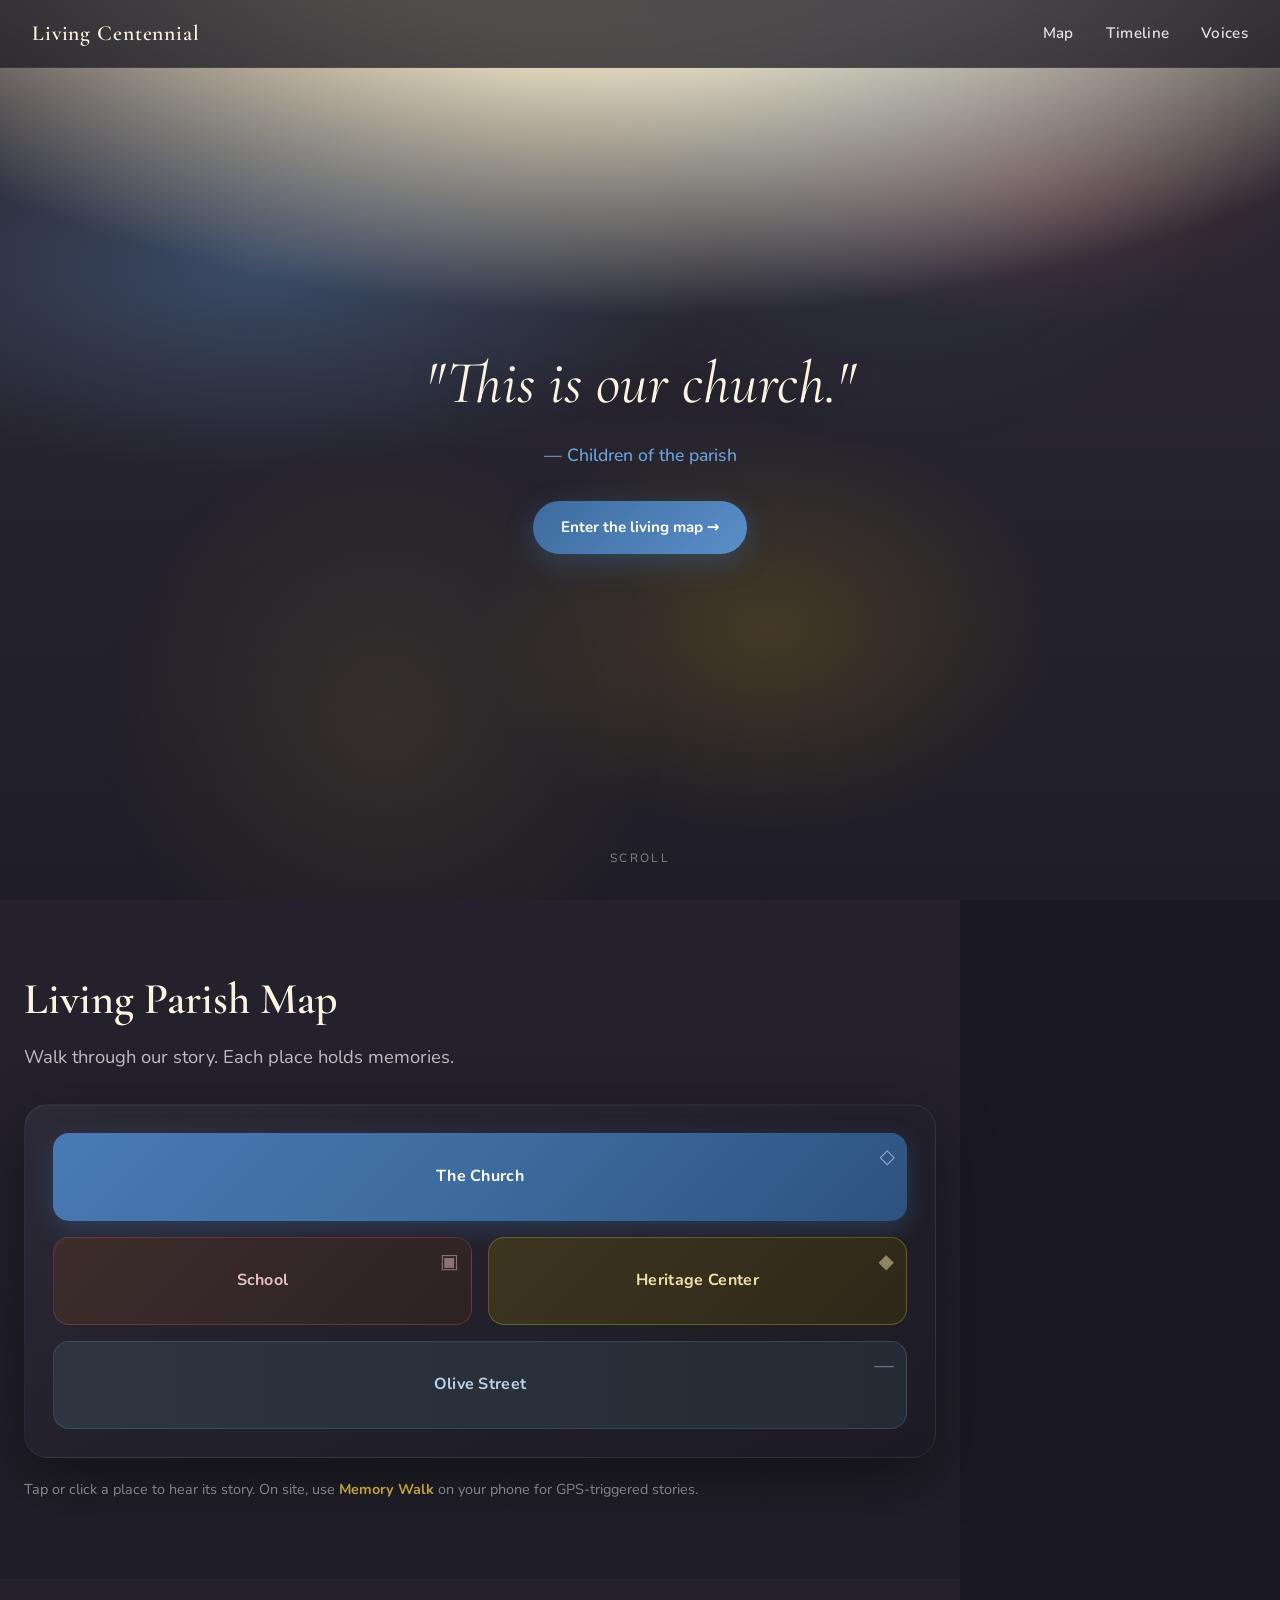
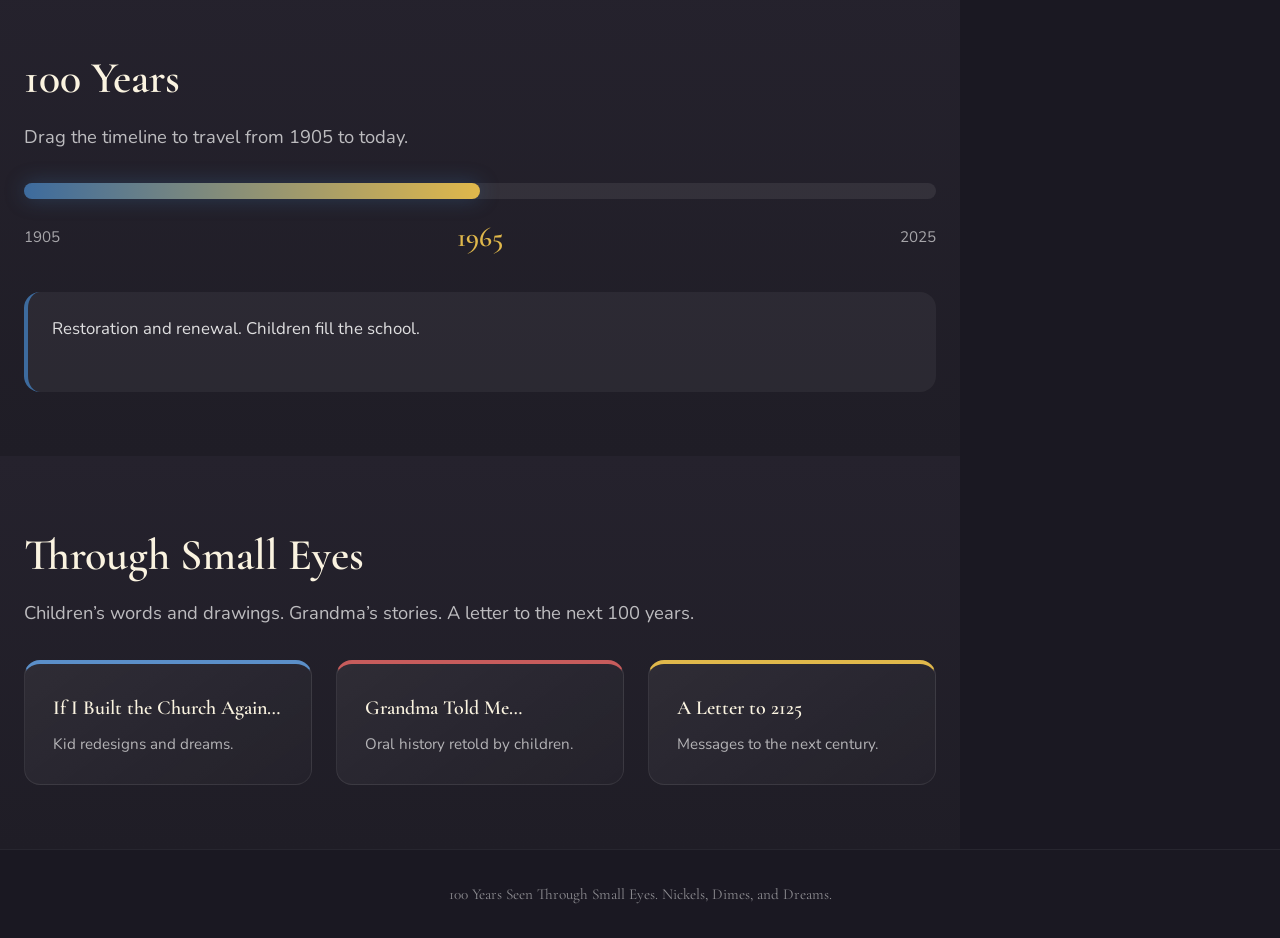
<file: web/index.html>
<!DOCTYPE html>
<html lang="en">
<head>
  <meta charset="UTF-8" />
  <meta name="viewport" content="width=device-width, initial-scale=1.0" />
  <meta name="description" content="100 Years Seen Through Small Eyes — A Living Centennial. The Cathedral Through Children." />
  <title>Living Centennial — The Cathedral Through Children</title>
  <link rel="preconnect" href="https://fonts.googleapis.com" />
  <link rel="preconnect" href="https://fonts.gstatic.com" crossorigin />
  <link href="https://fonts.googleapis.com/css2?family=Cormorant+Garamond:ital,wght@0,400;0,600;1,400&family=Nunito:wght@400;500;600;700&display=swap" rel="stylesheet" />
  <link rel="stylesheet" href="styles.css" />
</head>
<body>
  <div class="sunrise-layer" aria-hidden="true"></div>
  <div class="stained-glass-layer" aria-hidden="true"></div>

  <header class="site-header">
    <a href="#home" class="logo" aria-label="Living Centennial — Home">Living Centennial</a>
    <nav class="nav" aria-label="Main">
      <a href="#map">Map</a>
      <a href="#timeline">Timeline</a>
      <a href="#voices">Voices</a>
    </nav>

  <!-- Modal for map place stories -->
  <div class="modal-overlay" id="modal" aria-hidden="true">
    <div class="modal" role="dialog" aria-labelledby="modal-title">
      <h3 id="modal-title">Place</h3>
      <p id="modal-body">Story text.</p>
      <button type="button" class="modal-close" id="modal-close">Close</button>
    </div>
  </div>
  </header>

  <main id="home" class="hero">
    <p class="hero-quote" id="hero-quote">"This is our church."</p>
    <p class="hero-attribution">— Children of the parish</p>
    <a href="#map" class="cta-enter">Enter the living map →</a>
    <span class="hero-scroll-hint" aria-hidden="true">Scroll</span>
  </main>

  <section id="map" class="section section-map">
    <h2 class="section-title">Living Parish Map</h2>
    <p class="section-intro">Walk through our story. Each place holds memories.</p>
    <div class="parish-map" role="img" aria-label="Illustrated map of Olive Street with church, school, and heritage center">
      <div class="map-building map-church" data-place="church" tabindex="0">
        <span class="map-icon" aria-hidden="true">◇</span>
        <span class="map-label">The Church</span>
      </div>
      <div class="map-building map-school" data-place="school" tabindex="0">
        <span class="map-icon" aria-hidden="true">▣</span>
        <span class="map-label">School</span>
      </div>
      <div class="map-building map-heritage" data-place="heritage" tabindex="0">
        <span class="map-icon" aria-hidden="true">◆</span>
        <span class="map-label">Heritage Center</span>
      </div>
      <div class="map-building map-olive" data-place="olive" tabindex="0">
        <span class="map-icon" aria-hidden="true">—</span>
        <span class="map-label">Olive Street</span>
      </div>
    </div>
    <p class="map-hint">Tap or click a place to hear its story. On site, use <strong>Memory Walk</strong> on your phone for GPS-triggered stories.</p>
  </section>

  <section id="timeline" class="section section-timeline">
    <h2 class="section-title">100 Years</h2>
    <p class="section-intro">Drag the timeline to travel from 1905 to today.</p>
    <div class="timeline-wrap">
      <div class="timeline-track">
        <div class="timeline-fill" id="timeline-fill"></div>
        <input type="range" id="timeline-slider" class="timeline-slider" min="1905" max="2025" value="1965" aria-label="Timeline from 1905 to 2025" />
      </div>
      <div class="timeline-labels">
        <span>1905</span>
        <span id="timeline-year">1965</span>
        <span>2025</span>
      </div>
    </div>
    <div class="timeline-content" id="timeline-content">
      <p class="timeline-caption">Stories and images from the archives and from children’s voices appear here as you move the timeline.</p>
    </div>
  </section>

  <section id="voices" class="section section-voices">
    <h2 class="section-title">Through Small Eyes</h2>
    <p class="section-intro">Children’s words and drawings. Grandma’s stories. A letter to the next 100 years.</p>
    <div class="voice-cards">
      <article class="voice-card">
        <span class="voice-label">If I Built the Church Again…</span>
        <p>Kid redesigns and dreams.</p>
      </article>
      <article class="voice-card">
        <span class="voice-label">Grandma Told Me…</span>
        <p>Oral history retold by children.</p>
      </article>
      <article class="voice-card">
        <span class="voice-label">A Letter to 2125</span>
        <p>Messages to the next century.</p>
      </article>
    </div>
  </section>

  <footer class="site-footer">
    <p>100 Years Seen Through Small Eyes. Nickels, Dimes, and Dreams.</p>
  </footer>

  <script src="script.js"></script>
</body>
</html>
</file>
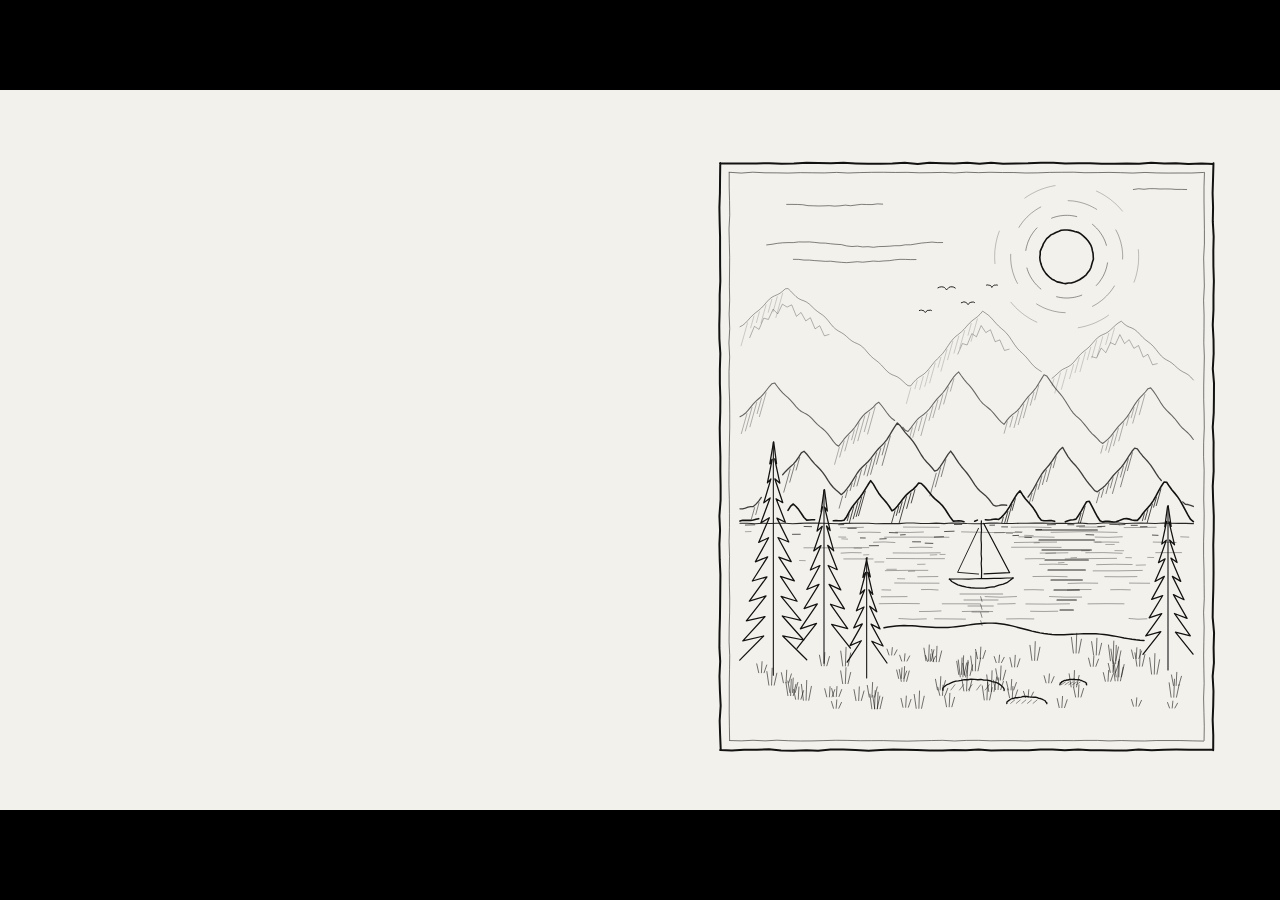
<file: ai-painting-review/src/index.src.html>
<!doctype html>
<html lang="en">
<head>
<meta charset="utf-8">
<meta name="viewport" content="width=device-width, initial-scale=1">
<title>Would You Still Call It Art?</title>
<meta name="description" content="Mahmoud Hafez — a state-of-the-field review of research on AI-generated digital painting: its value, the effect of knowing who made it, and whether art needs an artist.">
<style>
/*@FONTS@*/

/* Art direction: a critic's sketchbook. Paper and ink scenes alternate; black pen draws,
   one red pencil marks judgments (labels, choices, findings). Five evidence-type hues
   (validated for colour-blind separation) identify kinds of source and always sit beside
   a printed label. Everything else is the paintings themselves. */
:root{
  --display:"Archivo","Helvetica Neue",Arial,sans-serif;
  --sans:"Inter",system-ui,-apple-system,"Segoe UI",Helvetica,Arial,sans-serif;
  --ease:cubic-bezier(.65,0,.25,1); --out:cubic-bezier(.16,1,.3,1);
  color-scheme:dark;
}
.paper{--bg:#F3F1EC;--fg:#121211;--muted:#55534E;--soft:#8A8780;--rule:#D2CFC7;--panel:#E8E5DE;--acc:#C33A28;
  --c-exp:#2a78d6;--c-rev:#1baf7a;--c-phil:#4a3aa7;--c-aud:#eda100;--c-news:#e87ba4}
.ink{--bg:#121211;--fg:#F3F1EC;--muted:#ACA9A2;--soft:#7C7973;--rule:#34332F;--panel:#1D1C1A;--acc:#EF5E48;
  --c-exp:#3987e5;--c-rev:#199e70;--c-phil:#9085e9;--c-aud:#c98500;--c-news:#d55181}
*{box-sizing:border-box;margin:0;padding:0}
html,body{height:100%;background:#000;overflow:hidden}
body{font-family:var(--sans)}
button{font:inherit;color:inherit;background:none;border:0;cursor:pointer}
#viewport{position:fixed;inset:0;background:#000;overflow:hidden}
#stage{position:absolute;left:50%;top:50%;width:1920px;height:1080px;transform-origin:center;transform:translate(-50%,-50%) scale(var(--s,1));overflow:hidden;background:#000}

.scene{position:absolute;inset:0;background:var(--bg);color:var(--fg);opacity:0;visibility:hidden;transition:opacity .45s ease,visibility 0s linear .45s;-webkit-font-smoothing:antialiased}
.scene.active{opacity:1;visibility:visible;transition:opacity .45s ease,visibility 0s}
[data-s]{opacity:0;transition:opacity .5s ease}
[data-s].on{opacity:1}
[data-h]{transition:opacity .4s ease}
[data-h].off{opacity:0 !important;pointer-events:none}

/* type */
.kicker{font:600 20px/1 var(--sans);letter-spacing:.08em;text-transform:uppercase;color:var(--soft)}
.hl{font:640 64px/1.05 var(--display);font-stretch:84%;letter-spacing:-.012em;text-wrap:balance}
.hl.md{font-size:52px}
.hl.sm{font-size:42px}
.hl em,.acc{font-style:normal;color:var(--acc)}
.lead{font:400 29px/1.42 var(--sans);color:var(--muted);text-wrap:pretty}
.lead b{color:var(--fg);font-weight:600}
.note{font:400 21px/1.5 var(--sans);color:var(--muted)}
.note b{color:var(--fg);font-weight:600}
.cite{display:inline-flex;align-items:center;gap:9px;font:600 21px/1.2 var(--sans);color:var(--fg);padding:2px 0;border-bottom:2px solid currentColor;white-space:nowrap}
.cite .dot{width:12px;height:12px;border-radius:50%;flex:none}
.cite:hover{color:var(--acc)}
.cites{display:flex;gap:22px;flex-wrap:wrap}
.pos{position:absolute}
.center{text-align:center}

/* paintings */
.pic{position:absolute;background:var(--panel);overflow:hidden}
.pic img{display:block;width:100%;height:100%;object-fit:cover}
.pic.fit img{object-fit:contain}
.cap{font:400 19px/1.45 var(--sans);color:var(--muted)}

/* opening */
#open-svg{position:absolute;inset:0;width:1920px;height:1080px}
#open-svg path{fill:none;stroke-linecap:round;stroke-linejoin:round}
.open-sub{position:absolute;left:120px;top:668px;width:880px;opacity:0;transform:translateY(10px);transition:opacity .9s ease,transform 1s var(--out)}
.open-sub.shown{opacity:1;transform:none}

/* questions */
.qrow{position:absolute;left:120px;width:1560px;display:grid;grid-template-columns:100px 1fr;align-items:baseline;transition:opacity .5s ease}
.qrow .n{font:700 74px/1 var(--display);font-stretch:80%;color:var(--acc);transition:color .5s}
.qrow p{font:600 56px/1.08 var(--display);font-stretch:84%;letter-spacing:-.01em;transition:color .5s}
.qrow.dim p,.qrow.dim .n{color:var(--soft)}

/* review shelf */
#shelf{position:absolute;left:120px;top:215px;width:1680px;height:470px}
.grp{position:absolute;top:0}
.grp .num{font:800 88px/1 var(--display);font-stretch:72%}
.grp .nm{display:flex;align-items:center;gap:10px;font:600 21px/1.1 var(--sans);letter-spacing:.06em;text-transform:uppercase;margin-top:6px}
.grp .nm i{width:14px;height:14px;border-radius:50%;flex:none}
.spine{position:absolute;bottom:0;width:76px;display:flex;align-items:flex-end;justify-content:center;padding-bottom:16px;cursor:pointer;color:#121211;transition:transform .25s var(--out),filter .2s;border-radius:3px 3px 0 0}
.spine:hover{transform:translateY(-12px);filter:brightness(1.08)}
.spine span{writing-mode:vertical-rl;transform:rotate(180deg);font:600 20px/1 var(--sans);white-space:nowrap}
.stages{position:absolute;left:120px;top:740px;width:1680px;display:grid;grid-template-columns:repeat(5,1fr);gap:18px}
.stages div{border-top:3px solid var(--fg);padding-top:16px;opacity:0;transform:translateY(8px);transition:opacity .5s,transform .6s var(--out)}
.stages.on div{opacity:1;transform:none}
.stages b{display:block;font:700 22px/1 var(--display);color:var(--acc);margin-bottom:10px}
.stages p{font:600 26px/1.22 var(--display);font-stretch:88%}
.stages small{display:block;font:400 18px/1.4 var(--sans);color:var(--muted);margin-top:8px}

/* game */
.pair{position:absolute;top:286px;width:800px}
.pair .tag{font:600 19px/1 var(--sans);letter-spacing:.08em;text-transform:uppercase;color:var(--soft);margin-bottom:16px}
.gpic{position:relative;display:inline-block;width:385px;height:390px;margin-right:24px;vertical-align:top;cursor:pointer}
.gpic:last-child{margin-right:0}
.gpic .pic{inset:0}
.gpic svg.mark{position:absolute;inset:-34px;width:453px;height:458px;pointer-events:none;overflow:visible}
.gpic .who{position:absolute;left:0;right:0;top:404px;opacity:0;transform:translateY(8px);transition:opacity .45s,transform .6s var(--out)}
.gpic .who.on{opacity:1;transform:none}
.gpic .who b{display:block;font:700 32px/1 var(--display);font-stretch:82%}
.gpic .who b.ai{color:var(--acc)}
.gpic .who span{display:block;font:400 18px/1.35 var(--sans);color:var(--muted);margin-top:6px}
.gpic.isai .pic{outline:5px solid var(--acc);outline-offset:-5px}

/* van Hees */
.qcard{border-top:3px solid var(--fg);padding-top:18px;margin-bottom:40px}
.qcard small{font:600 18px/1 var(--sans);letter-spacing:.08em;text-transform:uppercase;color:var(--soft)}
.qcard p{font:640 50px/1.05 var(--display);font-stretch:84%;margin-top:12px}
.read{list-style:none}
.read li{font:500 27px/1.35 var(--sans);padding:16px 0;border-top:1.5px solid var(--rule)}
.read li b{font-weight:700}

/* Rondini */
.maker{display:grid;grid-template-columns:70px 1fr 130px;align-items:center;gap:16px;padding:20px 0;border-top:1.5px solid var(--rule);transition:opacity .5s}
.maker .rk{font:800 56px/1 var(--display);font-stretch:72%;color:var(--acc);opacity:0;transition:opacity .5s}
.maker b{display:block;font:640 38px/1.1 var(--display);font-stretch:84%}
.maker span{display:block;font:400 19px/1.35 var(--sans);color:var(--muted);margin-top:4px}
.maker .n{font:600 22px/1.2 var(--sans);color:var(--muted);text-align:right}
.ranked .maker .rk{opacity:1}

/* label test */
.lbl{position:absolute;left:160px;top:760px;width:560px;height:110px;perspective:900px}
.lbl .face{position:absolute;inset:0;border:2px solid var(--fg);background:var(--bg);display:flex;flex-direction:column;justify-content:center;padding:0 28px;backface-visibility:hidden;transition:transform .9s var(--ease)}
.lbl .face small{font:600 15px/1 var(--sans);letter-spacing:.1em;text-transform:uppercase;color:var(--soft)}
.lbl .face p{font:700 40px/1.1 var(--display);font-stretch:84%;margin-top:8px}
.lbl .b{transform:rotateX(-180deg)}
.lbl.flip .a{transform:rotateX(180deg)}
.lbl.flip .b{transform:rotateX(0)}
.lbl .b p{color:var(--acc)}
.rate{display:flex;gap:18px;margin-top:26px}
.rate button{width:76px;height:76px;border-radius:50%;border:2px solid var(--fg);font:600 28px/1 var(--display);transition:background .2s,color .2s}
.rate button:hover{background:var(--panel)}
.rate button.on{background:var(--acc);border-color:var(--acc);color:#fff}
.scale-ends{display:flex;justify-content:space-between;width:452px;margin-top:10px;font:400 17px/1 var(--sans);color:var(--soft)}
.yours{display:flex;gap:40px;margin-top:40px}
.yours div{font:400 19px/1.4 var(--sans);color:var(--muted)}
.yours b{display:block;font:700 56px/1 var(--display);color:var(--fg)}
.bars .row{display:grid;grid-template-columns:330px 1fr 90px;align-items:center;gap:22px;height:96px}
.bars .row b{display:block;font:640 34px/1 var(--display);font-stretch:84%}
.bars .row q{display:block;font:400 18px/1.3 var(--sans);color:var(--muted);margin-top:6px;quotes:"“" "”"}
.bars .track{position:relative;height:42px;border-left:2px solid var(--fg)}
.bars .track i{position:absolute;left:0;top:0;bottom:0;background:var(--soft);border-radius:0 4px 4px 0;transform-origin:left;transform:scaleX(0);transition:transform 1s var(--out)}
.bars .row.hi .track i{background:var(--acc)}
.bars.go .track i{transform:scaleX(1)}
.bars .row:nth-child(2) i{transition-delay:.12s}.bars .row:nth-child(3) i{transition-delay:.24s}.bars .row:nth-child(4) i{transition-delay:.36s}
.bars .v{font:600 28px/1 var(--sans);font-variant-numeric:tabular-nums}
.bars .row.hi .v{color:var(--acc)}
.bars .ticks{position:relative;height:44px;margin-left:352px;margin-right:112px;font:400 17px/1.35 var(--sans);color:var(--soft)}
.bars .ticks span{position:absolute;top:8px;transform:translateX(-50%);white-space:nowrap}

/* Horton */
.hrow{position:absolute;left:120px;width:1680px;height:130px;display:grid;grid-template-columns:200px 60px 200px 80px 1fr;align-items:center}
.fr{position:relative;width:180px;height:118px;border:2.5px solid var(--fg);background:var(--panel);display:flex;flex-direction:column;justify-content:space-between;padding:10px 12px}
.fr small{font:600 15px/1 var(--sans);letter-spacing:.08em;text-transform:uppercase;color:var(--soft)}
.fr b{font:700 30px/1 var(--display);font-stretch:84%}
.fr.ai{border-color:var(--acc)}.fr.ai b{color:var(--acc)}
.fr.rated::after{content:"rated";position:absolute;right:-2px;top:-30px;font:600 15px/1 var(--sans);letter-spacing:.08em;text-transform:uppercase;color:var(--soft)}
.arrow{font:400 40px/1 var(--sans);color:var(--soft);text-align:center}
#hplot{position:absolute;left:680px;top:280px;width:1120px;height:520px;overflow:visible}

/* Chiarella */
.proc{position:absolute;left:120px;top:690px;width:1680px;display:flex;align-items:stretch;gap:0}
.proc .st{flex:1;border:2px solid var(--fg);border-right:0;padding:14px 14px;min-height:150px;display:flex;flex-direction:column;justify-content:space-between;opacity:0;transition:opacity .4s}
.proc .st:last-child{border-right:2px solid var(--fg)}
.proc .st small{font:600 15px/1.2 var(--sans);letter-spacing:.06em;text-transform:uppercase;color:var(--soft)}
.proc .st b{font:640 27px/1.12 var(--display);font-stretch:86%}
.proc .st em{font-style:normal;font:500 17px/1.3 var(--sans);color:var(--muted)}
.proc .st.lab{background:var(--fg);color:var(--bg)}.proc .st.lab small,.proc .st.lab em{color:var(--bg);opacity:.75}
.proc .st.ask b{color:var(--acc)}
.proc.on .st{opacity:1}
.crow{display:grid;grid-template-columns:190px 50px 190px 1fr;align-items:center;margin-top:26px}
.mini{position:relative;width:170px;height:170px}
.mini img{width:100%;height:100%;object-fit:cover;display:block}
.mini span{position:absolute;left:0;bottom:-30px;font:700 24px/1 var(--display);font-stretch:84%}
.mini.ai span{color:var(--acc)}.mini.ai img{outline:4px solid var(--acc);outline-offset:-4px}
.crow b{font:600 32px/1.2 var(--sans);padding-left:30px}

/* intention */
.story{position:absolute;left:360px;top:180px;width:1200px;border:2px solid var(--fg);padding:40px 56px;text-align:center}
.story small{font:600 17px/1 var(--sans);letter-spacing:.1em;text-transform:uppercase;color:var(--soft)}
.story p{font:500 48px/1.25 var(--sans);margin-top:18px}
.vote{position:absolute;top:530px;width:640px;text-align:center}
.vote p{font:640 46px/1.1 var(--display);font-stretch:84%}
.vote .yn{display:flex;gap:16px;margin-top:22px;justify-content:center}
.vote .yn button{min-width:160px;height:76px;border:2px solid var(--fg);font:600 28px/1 var(--sans);padding:0 28px;transition:background .2s,color .2s}
.vote .yn button.on{background:var(--fg);color:var(--bg)}
#word{position:absolute;left:0;top:150px;width:1920px;height:260px;overflow:visible}
#word text{font-family:var(--display);font-weight:800;font-size:230px;font-stretch:70%;transition:transform 1.2s var(--ease),opacity .7s}
.res{position:absolute;top:470px;width:760px;opacity:0;transition:opacity .6s ease .6s}
.split-on .res{opacity:1}
.res h4{font:600 19px/1 var(--sans);letter-spacing:.08em;text-transform:uppercase;color:var(--soft)}
.res p{font:500 30px/1.36 var(--sans);margin-top:12px}
.res .ex{margin-top:22px;padding-top:18px;border-top:1.5px solid var(--rule);font:400 23px/1.45 var(--sans);color:var(--muted)}
.res .ex b{color:var(--fg)}

/* philosophers */
.ph{position:absolute;top:290px;width:800px}
.ph h4{font:600 19px/1 var(--sans);letter-spacing:.08em;text-transform:uppercase;color:var(--soft)}
.ph .claim{font:640 46px/1.12 var(--display);font-stretch:84%;margin-top:14px;min-height:160px}
.flowd{display:flex;align-items:center;gap:14px;margin-top:40px}
.flowd .bx{border:2px solid var(--fg);padding:22px 20px;font:600 28px/1.2 var(--sans);text-align:center}
.flowd .bx small{display:block;font:500 18px/1.3 var(--sans);color:var(--muted);margin-top:6px}
.flowd .bx.tool{border-style:dashed;color:var(--muted);min-width:230px}
.flowd .bx.who{background:var(--fg);color:var(--bg)}
.flowd i{font-style:normal;color:var(--soft);font:400 30px/1 var(--sans)}
.lens{display:grid;grid-template-columns:170px 1fr;gap:0 26px;margin-top:40px;align-items:center}
.lens .art{grid-row:span 3;width:170px;height:220px;border:2px solid var(--fg);display:flex;align-items:center;justify-content:center;text-align:center;font:500 16px/1.3 var(--sans);color:var(--muted);padding:10px}
.lens p{font:600 28px/1.25 var(--sans);padding:16px 0;border-bottom:1.5px solid var(--rule)}
.lens p span{color:var(--soft);font-weight:500}

/* philosophy: one painting, the viewer's choice, two accounts */
#ph-pic{position:absolute;left:560px;top:214px;width:800px;height:533px;transition:filter .6s ease,transform .7s var(--ease),box-shadow .6s}
#ph-pic img{width:100%;height:100%;object-fit:cover;display:block}
#ph-pic.dim{filter:brightness(.4) grayscale(.5)}
#ph-pic.soft{filter:brightness(.72) grayscale(.25)}
#ph-pic.fwd{transform:scale(1.05);transform-origin:50% 70%;box-shadow:0 30px 90px rgba(0,0,0,.7),0 0 0 4px var(--acc)}
.ph-col{position:absolute;top:226px;width:380px;opacity:0;transition:opacity .5s ease;pointer-events:none}
.ph-col.on{opacity:1}
.ph-col small{display:block;font:600 19px/1 var(--sans);letter-spacing:.1em;text-transform:uppercase;color:var(--soft);margin-bottom:8px}
.ph-col b{display:block;font:640 38px/1.1 var(--display);font-stretch:84%;margin-top:18px}
.ph-col span{display:block;font:500 25px/1.35 var(--sans);color:var(--muted);margin-top:6px}
.ph-bottom{position:absolute;left:120px;top:790px;width:1680px;text-align:center;opacity:0;transition:opacity .5s ease;pointer-events:none}
.ph-bottom.on{opacity:1;pointer-events:auto}
.ph-main{font:640 50px/1.12 var(--display);font-stretch:84%;text-wrap:balance}
.ph-main em{font-style:normal;color:var(--acc)}
.ph-sub{font:500 30px/1.4 var(--sans);color:var(--fg);margin-top:14px}
.ph-q{font:640 46px/1.1 var(--display);font-stretch:84%}
.ph-small{font:500 24px/1.4 var(--sans);color:var(--muted);margin-top:16px;min-height:34px}
.cite.big{font-size:26px;margin-top:18px}
.choices,.lenses{display:flex;justify-content:center;align-items:center;gap:18px;margin-top:24px}
.choices button,.lenses button[data-lens]{font:600 30px/1 var(--sans);padding:18px 34px;border:2px solid var(--fg);border-radius:44px;transition:background .25s,color .25s,border-color .25s}
.choices button.on,.lenses button.on{background:var(--fg);color:var(--bg)}
.choices button.was{border-color:var(--acc);box-shadow:0 0 0 3px var(--acc)}

/* practice */
#grid900{position:absolute;left:560px;top:230px}
#grid900 rect{transition:opacity .5s ease}
.count{position:absolute;left:120px;top:250px;width:400px}
.count b{display:block;font:800 150px/1 var(--display);font-stretch:70%;font-variant-numeric:tabular-nums}
.count span{display:block;font:500 28px/1.3 var(--sans);color:var(--muted);margin-top:8px}
.steps3{position:absolute;left:560px;top:860px;display:flex;gap:56px;align-items:baseline}
.steps3 div{font:700 44px/1 var(--display);font-stretch:80%;color:var(--soft);transition:color .4s}
.steps3 div.on{color:var(--fg)}
.steps3 div.on.acc{color:var(--acc)}
#allen{position:absolute;left:740px;top:200px;width:900px;height:600px;opacity:0;transform:scale(.04);transform-origin:var(--ox,50%) var(--oy,50%);transition:opacity .5s,transform 1.1s var(--ease);box-shadow:0 30px 80px rgba(0,0,0,.6)}
#allen.on{opacity:1;transform:none}
#allen img{width:100%;height:100%;object-fit:cover;display:block}

/* synthesis */
.col3{position:absolute;top:190px;width:530px}
.col3 h3{font:800 70px/1 var(--display);font-stretch:72%}
.col3 h3 small{display:block;font:600 18px/1.2 var(--sans);letter-spacing:.08em;text-transform:uppercase;color:var(--soft);margin-top:8px}
.col3 .it{margin-top:20px;padding-top:16px;border-top:2px solid var(--rule)}
.col3 .it p{font:600 25px/1.22 var(--display);font-stretch:88%}
.col3 .it .src{display:flex;flex-wrap:wrap;gap:6px 14px;margin-top:8px;font:500 16px/1.3 var(--sans);color:var(--muted)}
.col3 .it .src span{display:inline-flex;align-items:center;gap:6px}
.col3 .it .src i{width:9px;height:9px;border-radius:50%}

/* interpretation */
.stmt{position:absolute;left:120px;width:1000px}
.stmt h4{font:600 19px/1 var(--sans);letter-spacing:.08em;text-transform:uppercase;color:var(--soft)}
.stmt p{font:640 54px/1.1 var(--display);font-stretch:84%;margin-top:14px;text-wrap:balance}
.stmt p em{font-style:normal;color:var(--acc)}

/* next-step cards */
.fcard{position:absolute;top:300px;width:400px;height:470px;perspective:1200px}
.fcard .face{position:absolute;inset:0;padding:30px 30px;display:flex;flex-direction:column;justify-content:space-between;backface-visibility:hidden;transition:transform 1s var(--ease)}
.fcard .f{border:2px solid var(--fg)}
.fcard .bk{background:var(--fg);color:var(--bg);transform:rotateY(-180deg)}
.fcard.flip .f{transform:rotateY(180deg)}
.fcard.flip .bk{transform:rotateY(0)}
.fcard small{font:600 16px/1 var(--sans);letter-spacing:.1em;text-transform:uppercase;opacity:.65}
.fcard p{font:640 36px/1.12 var(--display);font-stretch:84%}
.fcard .ev{font:500 18px/1.42 var(--sans);opacity:.85}
.fcard .ev b{font-weight:700}

/* references */
.refs{columns:2;column-gap:70px;list-style:none}
.refs li{break-inside:avoid;font:400 17px/1.45 var(--sans);color:var(--muted);padding:0 0 12px 28px;text-indent:-28px}
.refs li i{color:var(--fg)}
.refs a{color:var(--acc);text-decoration:none;word-break:break-all}
table.matrix{border-collapse:collapse;width:1760px}
.matrix th{font:600 13px/1.2 var(--sans);letter-spacing:.08em;text-transform:uppercase;color:var(--soft);text-align:left;padding:8px 10px;border-bottom:2px solid var(--fg)}
.matrix td{font:400 14.5px/1.36 var(--sans);color:var(--muted);padding:9px 10px;border-bottom:1px solid var(--rule);vertical-align:top}
.matrix td:first-child{font-weight:600;color:var(--fg);white-space:nowrap}

/* chrome */
#chrome{position:fixed;left:0;right:0;bottom:0;height:44px;display:flex;align-items:center;gap:12px;padding:0 16px;z-index:20;font:500 12px/1 var(--sans);color:#999;background:linear-gradient(transparent,rgba(0,0,0,.8));opacity:0;transition:opacity .35s}
body.show-chrome #chrome{opacity:1}
body.clean #chrome{opacity:0 !important;pointer-events:none}
#chrome button{padding:7px 9px;border-radius:4px;color:#E6E6E6;font:500 12px/1 var(--sans)}
#chrome button:hover,#chrome button:focus-visible{background:rgba(255,255,255,.14);outline:none}
#chrome .sp{flex:1}
body.hide-cursor{cursor:none}
#notes{position:fixed;left:50%;bottom:56px;transform:translateX(-50%);width:min(1100px,92vw);max-height:40vh;overflow:auto;z-index:30;background:rgba(18,18,17,.96);color:#DDD;border:1px solid #333;border-radius:10px;padding:18px 24px;font:400 17px/1.55 var(--sans);display:none}
#notes.open{display:block}
#notes .meta{font:500 12px/1.4 var(--sans);color:#888;margin-bottom:8px;display:flex;justify-content:space-between}
#overview{position:fixed;inset:0;z-index:40;background:rgba(0,0,0,.95);display:none;padding:48px 64px;overflow:auto}
#overview.open{display:block}
#overview .grid{display:grid;grid-template-columns:repeat(6,1fr);gap:10px;margin-top:20px}
#overview button{text-align:left;padding:14px;border:1px solid #2A2A2A;border-radius:6px;color:#EEE;background:#161616}
#overview button.lt{background:#EDEBE6;color:#111;border-color:#CCC}
#overview button.cur{outline:2px solid #EF5E48}
#overview button span{display:block;font:500 11px/1 var(--sans);opacity:.6;margin-bottom:8px}
#overview button strong{font:640 17px/1.2 var(--display);font-stretch:86%}
#help{position:fixed;right:20px;bottom:56px;z-index:31;background:rgba(18,18,17,.97);border:1px solid #333;color:#EEE;border-radius:10px;padding:18px 22px;font:400 14px/1.9 var(--sans);display:none}
#help.open{display:block}
#help kbd{display:inline-block;min-width:26px;text-align:center;border:1px solid #555;border-radius:4px;padding:0 6px;margin-right:8px}
#drawer{position:fixed;top:0;right:0;bottom:0;width:min(640px,94vw);z-index:35;background:#F3F1EC;color:#111;transform:translateX(105%);transition:transform .45s var(--out);overflow:auto;padding:40px 44px 60px}
#drawer.open{transform:none;box-shadow:-30px 0 60px rgba(0,0,0,.5)}
#drawer .x{position:absolute;top:18px;right:18px;font:600 13px/1 var(--sans);padding:9px 11px;border:1px solid #CCC;border-radius:6px}
#drawer h4{font:700 38px/1.05 var(--display);font-stretch:82%;margin:14px 0 8px}
#drawer .full{font:400 14.5px/1.55 var(--sans);color:#333;margin-bottom:18px}
#drawer a{color:#B5321F}
#drawer dl{display:grid;grid-template-columns:130px 1fr;gap:12px 18px;border-top:1px solid #CCC;padding-top:18px}
#drawer dt{font:600 12px/1.5 var(--sans);letter-spacing:.08em;text-transform:uppercase;color:#666}
#drawer dd{font:400 15.5px/1.5 var(--sans)}
#drawer .ver{margin-top:20px;padding:14px 16px;background:#E5E3DE;border-radius:6px;font:400 14px/1.5 var(--sans);color:#333}
#drawer .t{display:inline-flex;align-items:center;gap:8px;font:600 12px/1 var(--sans);letter-spacing:.1em;text-transform:uppercase;padding:7px 9px;background:#111;color:#fff}

@media (prefers-reduced-motion: reduce){*,*::before,*::after{transition-duration:150ms !important;animation-duration:1ms !important;transition-delay:0s !important}}
body.rm *,body.rm *::before,body.rm *::after{transition-duration:150ms !important;animation-duration:1ms !important;transition-delay:0s !important}
</style>
</head>
<body>
<div id="viewport"><div id="stage">

<!-- 01 OPENING: blank until the first press; then a pen draws and writes -->
<section class="scene paper" id="sc-open">
  <svg id="open-svg" viewBox="0 0 1920 1080" aria-label="A pen drawing of a mountain lake with pines, and the handwritten question: Would you still call it art?"><defs><filter id="pencil"><feTurbulence type="fractalNoise" baseFrequency="1.6" numOctaves="2" result="n"/><feDisplacementMap in="SourceGraphic" in2="n" scale="2.2"/></filter></defs><g id="o-draw"></g><g id="o-write"></g><g id="o-mark" filter="url(#pencil)"></g></svg>
  <div class="open-sub" id="open-sub">
    <p class="lead" style="color:var(--fg)">A state-of-the-field review of research on <b>AI-generated digital painting</b>: what it is worth to us, whether it needs an artist, and what changes when we know.</p>
    <p style="margin-top:26px;font:700 40px/1 var(--display);font-stretch:82%">Mahmoud Hafez</p>
  </div>
</section>

<!-- 02 FOUR QUESTIONS (in the order the talk answers them) -->
<section class="scene ink" id="sc-q">
  <div class="kicker pos" style="left:120px;top:110px">Four questions, in the order this review answers them</div>
  <div class="qrow" id="q1" style="top:200px"><span class="n">1</span><p>Can an AI-generated painting have aesthetic or emotional value?</p></div>
  <div class="qrow" id="q2" style="top:390px" data-s="1"><span class="n">2</span><p>Does knowing a picture came from AI change how we judge it?</p></div>
  <div class="qrow" id="q3" style="top:580px" data-s="2"><span class="n">3</span><p>Does art need a human artist, with intention or even consciousness?</p></div>
  <div class="qrow" id="q4" style="top:770px" data-s="3"><span class="n">4</span><p>Where is the field now, and what should it study next?</p></div>
</section>

<!-- 03 WHAT WE MEAN -->
<section class="scene paper" id="sc-gen">
  <div class="kicker pos" style="left:120px;top:96px">What we are talking about</div>
  <div class="pic" style="left:420px;top:150px;width:520px;height:520px"><img data-img="bell_rep" alt="AI-generated representational painting of trees, from Artbreeder"></div>
  <div class="pic" style="left:980px;top:150px;width:520px;height:520px"><img data-img="bell_abs" alt="AI-generated abstract painting, from Artbreeder"></div>
  <p class="cap pos center" style="left:420px;top:688px;width:1080px">Both made with Artbreeder, an AI image tool, and used as stimuli in a published experiment. <button class="cite" data-src="bellaiche">Bellaiche et al., 2023</button></p>
  <div class="pos center" style="left:160px;top:800px;width:1600px" data-s="1">
    <p class="hl md">An <em>AI-generated digital painting</em> is an image that looks painted, made mainly by a generative model.</p>
    <p class="note" style="margin-top:14px">Some studies instead put an “AI” label on human paintings, or used stories about robots. Those are included as comparisons.</p>
  </div>
</section>

<!-- 04 HOW THE REVIEW WAS DONE -->
<section class="scene ink" id="sc-rev">
  <div class="kicker pos" style="left:120px;top:96px">How this review was done</div>
  <p class="hl md pos" style="left:120px;top:136px;width:1680px">Twelve sources, five kinds of evidence.</p>
  <div id="shelf"></div>
  <div class="stages" id="stages">
    <div><b>1</b><p>Select</p><small>A core reading packet across three disciplines; two 2026 studies added; 12 kept</small></div>
    <div><b>2</b><p>Sort</p><small>By kind of evidence, colour-coded above</small></div>
    <div><b>3</b><p>Compare</p><small>What people saw, what changed, what they were asked, what was measured</small></div>
    <div><b>4</b><p>Check</p><small>Key numbers and figures against the full texts</small></div>
    <div><b>5</b><p>Synthesize</p><small>Agree, differ, still open</small></div>
  </div>
  <p class="note pos" style="left:120px;top:960px;width:1680px" data-s="1">A focused narrative review, not a systematic search. Click any book for the study’s details.</p>
</section>

<!-- 05 YOUR TURN: two real stimulus pairs -->
<section class="scene paper" id="sc-game">
  <div class="kicker pos" style="left:120px;top:96px">Your turn · two real pairs from a study</div>
  <p class="hl pos" style="left:120px;top:136px;width:1680px" id="game-h">Which one would you hang on your wall?</p>
  <div class="pair" id="pairA" style="left:120px"><div class="tag">Pair 1 · one human, one AI</div></div>
  <div class="pair" id="pairB" style="left:1004px"><div class="tag">Pair 2 · one human, one AI</div></div>
  <p class="hl sm pos" style="left:120px;top:900px;width:1680px" id="game-out" data-s="2"></p>
  <p class="note pos" style="left:120px;top:968px;width:1680px" data-s="2">Pairs from <button class="cite" data-src="vanhees">van Hees et al., 2025</button> (Fig. 1). Human works by Albert Bierstadt and Eugène Boudin; AI images by DALL·E 2.</p>
</section>

<!-- 06 Q1 · VALUE: van Hees -->
<section class="scene paper" id="sc-val">
  <div class="kicker pos" style="left:120px;top:96px">Question 1 · Aesthetic value</div>
  <p class="hl md pos" style="left:120px;top:136px;width:1680px" id="val-h">Fifty pairs. Two separate groups. Two different questions.</p>
  <div class="pic fit" style="left:120px;top:230px;width:640px;height:780px;background:#fff" data-h="1"><img data-img="vh_sheet" alt="The 50 human/AI stimulus pairs used by van Hees et al."></div>
  <div class="pos" style="left:860px;top:250px;width:940px" data-h="1">
    <div class="qcard"><small>Group 1 was asked</small><p>“Which do you prefer?”</p></div>
    <div class="qcard"><small>Group 2 was asked</small><p>“Which one is AI?”</p></div>
    <p class="lead">Each pair: a lesser-known painting by a famous artist, and a DALL·E 2 image matched to it by artist and genre. Group 1 preferred the AI image more often than chance; group 2 still spotted it more often than chance.</p>
    <div style="margin-top:28px"><button class="cite" data-src="vanhees">van Hees et al., 2025</button></div>
  </div>
  <div class="pic fit" style="left:120px;top:220px;width:960px;height:790px;background:#fff" data-s="1" id="vh-fig"><img data-img="vh_fig" alt="Scatter plot: AI preference (x) against AI detection accuracy (y) for each of the 50 pairs, r = 0.42"><svg id="vh-marks" class="pos" style="left:0;top:0;overflow:visible" width="960" height="790"></svg></div>
  <ul class="read pos" style="left:1150px;top:250px;width:650px" data-s="1">
    <li><b>Each dot is one pair.</b> Right = the AI image was preferred. Up = it was spotted.</li>
    <li>The lines at 50 mark pure guessing.</li>
    <li><b class="acc">r = .42:</b> the AI images people liked more were also the ones they spotted more easily.</li>
    <li>Below 50: for some pairs, most people picked the <b>human</b> painting as the AI one.</li>
  </ul>
</section>

<!-- 07 Q1 · CREATIVITY: Rondini -->
<section class="scene ink" id="sc-ron">
  <div class="kicker pos" style="left:120px;top:96px">Question 1 · Creativity</div>
  <p class="hl md pos" style="left:120px;top:136px;width:1680px">Same two starting lines. Four kinds of maker.</p>
  <svg class="pos" id="ron-svg" style="left:120px;top:250px" width="620" height="520" viewBox="0 0 620 520" aria-label="The task's starting shapes: a straight diagonal line and an arc"></svg>
  <p class="cap pos" style="left:120px;top:790px;width:620px">Everyone had to turn these two lines into a drawing (45 s to think, 120 s to draw). The model got the same lines through an image-control tool.</p>
  <div class="pos" id="makers" style="left:860px;top:250px;width:940px">
    <div class="maker"><span class="rk">1</span><div><b>Visual artists</b><span>People who make visual art</span></div><span class="n">272 drawings</span></div>
    <div class="maker"><span class="rk">2</span><div><b>Non-artists</b><span>People who don’t</span></div><span class="n">276</span></div>
    <div class="maker"><span class="rk">3</span><div><b>AI, guided by human ideas</b><span>SDXL image model, steered with people’s ideas</span></div><span class="n">230</span></div>
    <div class="maker"><span class="rk">4</span><div><b>AI on its own</b><span>Same model, base prompt only</span></div><span class="n">222</span></div>
  </div>
  <p class="note pos" style="left:860px;top:860px;width:940px" data-s="1">Ranked by 255 human raters (liking, vividness, originality, aesthetics, curiosity; 1–7). GPT-4o, rating the same drawings, judged differently. <button class="cite" data-src="rondini">Rondini et al., 2026</button></p>
</section>

<!-- 08 Q3 · THE LABEL: Bellaiche -->
<section class="scene paper" id="sc-lab">
  <div class="kicker pos" style="left:160px;top:96px">Question 2 · Does the label change the judgment?</div>
  <div class="pic" style="left:160px;top:160px;width:560px;height:570px"><img data-img="bell_rep" alt="The Artbreeder forest painting from Bellaiche et al."></div>
  <svg class="pos" id="same-note" style="left:730px;top:150px;overflow:visible" width="10" height="10"></svg>
  <div class="lbl" id="lbl"><div class="face a"><small>Label</small><p>“Painted by a human artist”</p></div><div class="face b"><small>Label</small><p>“Generated by AI”</p></div></div>
  <div class="pos" style="left:860px;top:180px;width:940px" data-h="2">
    <p class="hl md" id="rate-q">How profound does this painting feel?</p>
    <div class="rate" id="rate"><button>1</button><button>2</button><button>3</button><button>4</button><button>5</button></div>
    <div class="scale-ends"><span>not at all</span><span>very</span></div>
    <div class="yours" id="yours"></div>
  </div>
  <div class="pos" style="left:820px;top:130px;width:1000px" data-s="2">
    <p class="hl sm">A “human” label raised every rating, <em>most for worth and profundity.</em></p>
    <div class="bars" id="bars" style="margin-top:28px"></div>
    <p class="note" style="margin-top:4px"><b>Longer bars mean the label made a bigger difference</b> (Cohen’s <i>d</i>). 30 Artbreeder paintings, labels at random, 149 adults, Study 1. In Study 2, paintings that seemed to take more effort gained more from a “human” label.</p>
    <div style="margin-top:18px"><button class="cite" data-src="bellaiche">Bellaiche et al., 2023</button></div>
  </div>
  <p class="note pos" style="left:160px;top:900px;width:600px" data-s="2">This painting is one of the study’s own stimuli; every image in the study was AI-made.</p>
</section>

<!-- 09 Q3 · CONTEXT: Horton -->
<section class="scene ink" id="sc-ord">
  <div class="kicker pos" style="left:120px;top:96px">Question 2 · Context</div>
  <p class="hl md pos" style="left:120px;top:136px;width:1680px" id="ord-h">Two paintings in a row. Only the labels changed.</p>
  <div class="pos" style="left:120px;top:236px;width:540px;font:600 19px/1 var(--sans);letter-spacing:.08em;text-transform:uppercase;color:var(--soft);display:grid;grid-template-columns:200px 60px 200px">
    <span>Painting 1</span><span></span><span>Painting 2</span></div>
  <div class="hrow" id="hr0" style="top:280px"><div class="fr"><small>label</small><b>“Human”</b></div><span class="arrow">→</span><div class="fr rated"><small>label</small><b>“Human”</b></div></div>
  <div class="hrow" id="hr1" style="top:450px"><div class="fr"><small>label</small><b>“Human”</b></div><span class="arrow">→</span><div class="fr ai rated"><small>label</small><b>“AI”</b></div></div>
  <div class="hrow" id="hr2" style="top:620px"><div class="fr ai"><small>label</small><b>“AI”</b></div><span class="arrow">→</span><div class="fr rated"><small>label</small><b>“Human”</b></div></div>
  <svg id="hplot" viewBox="0 0 1120 520" aria-label="Mean combined score of painting 2 on a 1 to 7 scale: human then human 4.62, human then AI 4.24, AI then human 4.85"></svg>
  <p class="note pos" style="left:120px;top:850px;width:1300px">Everyone saw the same two paintings and rated each on how creative, novel and likeable it was, and how fit for a gallery; the four ratings form one combined score (1–7). We compare painting 2. Experiment 4, 789 adults; six experiments in total.</p>
  <button class="cite pos" style="right:120px;top:856px" data-src="horton">Horton et al., 2023</button>
</section>

<!-- 10 Q3 · REAL SETTING: Chiarella, de Rooij -->
<section class="scene paper" id="sc-chi">
  <div class="kicker pos" style="left:120px;top:96px">Question 2 · A real setting</div>
  <p class="hl md pos" style="left:120px;top:136px;width:1680px" id="chi-h">Two real canvases, shown one at a time at an art fair.</p>
  <div data-h="1">
    <div class="pic" style="left:120px;top:250px;width:400px;height:400px"><img data-img="chi12" alt="Abstract 12, acrylic on canvas"></div>
    <div class="pic" style="left:560px;top:250px;width:400px;height:400px"><img data-img="chi18" alt="Abstract 18, acrylic on canvas"></div>
    <p class="cap pos" style="left:1020px;top:260px;width:780px"><b style="color:var(--fg)">Abstract 12</b> and <b style="color:var(--fg)">Abstract 18</b>, acrylic on canvas, 120 × 120 cm. Both painted by a human; each visitor was told one was made by AI.</p>
    <p class="cap pos" style="left:1020px;top:400px;width:780px">Skin conductance and heart rate were recorded throughout.</p>
    <div class="proc" id="proc">
      <div class="st"><small>1 min</small><b>Rest</b></div>
      <div class="st"><small>1 min</small><b>Covered canvas</b></div>
      <div class="st lab"><small>Label</small><b>“Human” or “AI”</b></div>
      <div class="st"><small>1 min</small><b>Look at painting 1</b></div>
      <div class="st ask"><small>Asked</small><b>“I really like this painting” 1–5</b></div>
      <div class="st"><small>Repeat</small><b>Painting 2, other label</b></div>
      <div class="st"><small>1 min</small><b>Rest</b></div>
    </div>
    <button class="cite pos" style="left:120px;top:880px" data-src="chiarella">Chiarella et al., 2022 (Fig. 1)</button>
  </div>
  <div class="pos" style="left:120px;top:250px;width:1680px" data-s="1">
    <div class="crow"><div class="mini"><img data-img="chi12" alt=""><span>“Human”</span></div><span class="arrow">→</span><div class="mini ai"><img data-img="chi18" alt=""><span>“AI”</span></div><b>The AI-labelled painting was <span class="acc">liked less.</span></b></div>
    <div class="crow" style="margin-top:60px"><div class="mini ai"><img data-img="chi12" alt=""><span>“AI”</span></div><span class="arrow">→</span><div class="mini"><img data-img="chi18" alt=""><span>“Human”</span></div><b>No difference.</b></div>
    <p class="note" style="margin-top:56px;max-width:1500px">Which canvas came first was balanced across visitors. Overall, the label made no difference; it mattered only in one order. <button class="cite" data-src="chiarella">Chiarella et al., 2022</button></p>
    <div style="margin-top:40px;padding-top:28px;border-top:2px solid var(--rule)"><p style="font:600 32px/1.3 var(--sans);max-width:1500px">Pooling many studies, the average “AI” penalty is <span class="acc">small</span> for sensory and emotional responses and <span class="acc">moderate</span> for meaning.</p>
      <p class="note" style="margin-top:10px"><button class="cite" data-src="derooij">de Rooij, 2025 (meta-analysis)</button></p></div>
  </div>
</section>

<!-- 11 Q2 · ART OR ARTIST: Mikalonytė & Kneer, Horton -->
<section class="scene paper" id="sc-int">
  <div class="kicker pos" style="left:120px;top:96px">Question 3 · Does art need an artist?</div>
  <div data-h="1">
    <div class="story"><small>A story, like those participants read</small><p>A robot driven by artificial intelligence paints a landscape.</p></div>
    <div class="vote" style="left:300px"><p>Is the painting art?</p><div class="yn" data-k="art"><button data-v="1">Yes</button><button data-v="0">No</button></div></div>
    <div class="vote" style="left:980px"><p>Is the robot an artist?</p><div class="yn" data-k="artist"><button data-v="1">Yes</button><button data-v="0">No</button></div></div>
    <p class="note pos center" style="left:120px;top:800px;width:1680px">Participants read short stories, no images. The stories varied who painted, whether it was on purpose, and the style. <button class="cite" data-src="mikalonyte">Mikalonytė &amp; Kneer, 2022</button></p>
  </div>
  <div data-s="1" id="split">
    <svg id="word" viewBox="0 0 1920 260" aria-label="The word ARTIST splits into ART and ARTIST"><text id="w-art" x="0" y="215" fill="currentColor">ART</text><text id="w-ist" x="0" y="215" fill="currentColor">IST</text><text id="w-ghost" x="0" y="215" fill="none" stroke="var(--acc)" stroke-width="3" opacity="0">ART</text></svg>
    <div class="res" style="left:120px"><h4>The painting</h4><p>Judged art about as readily as a human’s painting, though this varied across story versions.</p>
      <p class="ex"><b>Also in Horton et al.:</b> 87% of people shown only “AI”-labelled images still called most of them art.</p></div>
    <div class="res" style="left:1040px"><h4>The robot</h4><p>Much less often called an artist, partly because people saw less artistic intention in it.</p>
      <p class="ex" id="vote-echo"></p></div>
    <div class="cites pos" style="left:120px;top:960px"><button class="cite" data-src="mikalonyte">Mikalonytė &amp; Kneer, 2022</button><button class="cite" data-src="horton">Horton et al., 2023 (Exp. 2)</button></div>
  </div>
</section>

<!-- 13 Q3 · WHO IS THE ARTIST? one painting, the viewer's choice, two accounts -->
<section class="scene ink" id="sc-phil">
  <div class="kicker pos" style="left:120px;top:84px">Question 3 · Does art need an artist?</div>
  <p class="hl pos" style="left:120px;top:116px;width:1680px">You called it art. <span class="acc">Who is the artist?</span></p>
  <div id="ph-pic"><img data-img="allen" alt="Théâtre D'opéra Spatial by Jason M. Allen, made with Midjourney, at the Colorado State Fair"></div>
  <svg id="ph-svg" class="pos" style="left:0;top:0;overflow:visible;pointer-events:none" width="1920" height="1080"></svg>

  <!-- the viewer's position (steps 0 and 3) -->
  <div class="ph-bottom" id="ph-ask"><p class="ph-q" id="ph-askq">Choose one.</p>
    <div class="choices" id="choices"><button data-c="0">The human</button><button data-c="1">The model</button><button data-c="2">Their collaboration</button></div>
    <p class="ph-small" id="ph-was"></p></div>

  <!-- Hertzmann (step 1) -->
  <div class="ph-col" id="h-left" style="left:120px"><small>What Allen did</small><b>Prompted Midjourney</b><b>900+ renderings</b><b>Chose three</b><b>Refined in Photoshop</b><span>about 80 hours · Kuta, 2022</span></div>
  <div class="ph-col" id="h-right" style="left:1440px"><small>Who it passed between</small><b>Allen presented it</b><span>at the Colorado State Fair</span><b>Judges and visitors</b><span>interpreted it and awarded it</span></div>
  <div class="ph-bottom" id="h-claim"><p class="ph-main">For Hertzmann, artistry requires a <em>social agent</em>.</p>
    <p class="ph-sub">A person can make art with a computer without the computer becoming an independent artist.</p>
    <button class="cite big" data-src="hertzmann">Hertzmann, 2018</button></div>

  <!-- Coeckelbergh (step 2): three lenses on the same painting -->
  <div class="ph-col lv" id="lv1" style="left:120px"><small>Making</small><b>Prompts</b><b>900+ renderings</b><b>3 chosen</b><b>Photoshop</b><span>about 80 hours</span></div>
  <div class="ph-col lv" id="lv2" style="left:120px"><small>Relationships</small><b>Jason Allen</b><span>direction and choices</span><b>Midjourney</b><span>the model and the people who built it</span></div>
  <div class="ph-col lv" id="lv2r" style="left:1440px"><small>Relationships</small><b>Judges and visitors</b><span>interpretation and the prize</span></div>
  <div class="ph-col lv" id="lq" style="left:1440px;top:560px"><b class="acc" id="lq-t"></b></div>
  <div class="ph-bottom" id="c-claim"><p class="ph-main">For Coeckelbergh, <em>your theory of art changes what you judge</em>.</p>
    <div class="lenses" id="lenses"><button data-lens="0">Result</button><button data-lens="1">Making</button><button data-lens="2">Relationships</button><button class="cite big" data-src="coeckelbergh" style="margin-left:24px">Coeckelbergh, 2017</button></div></div>

  <!-- the distinction (step 4) -->
  <div class="ph-bottom" id="ph-end"><p class="ph-main">An image’s <em>art status</em> and its maker’s <em>artist status</em> require separate arguments.</p></div>
</section>

<!-- 13 HUMAN PRACTICE: Allen / Kuta -->
<section class="scene ink" id="sc-prac">
  <div class="kicker pos" style="left:120px;top:96px">Question 3 · Behind one “AI” painting</div>
  <p class="hl md pos" style="left:120px;top:136px;width:1680px">Jason M. Allen’s prize-winning Midjourney image, 2022.</p>
  <div class="count"><b id="cnt">0</b><span id="cnt-l">images generated</span><span style="margin-top:28px;color:var(--fg);font-weight:600">about 80 hours of work</span></div>
  <svg id="grid900" width="1260" height="560" viewBox="0 0 1260 560" aria-label="900 squares, each standing for one reported rendering"></svg>
  <div id="allen"><img data-img="allen" alt="Théâtre D'opéra Spatial by Jason M. Allen, hanging at the Colorado State Fair with a first-place ribbon"></div>
  <div class="steps3"><div id="st-g" class="on">generate</div><div id="st-s">choose three</div><div id="st-e" class="acc">refine</div></div>
  <p class="note pos" style="left:120px;top:960px;width:1300px">Each square stands for one reported rendering. He chose three favourites and refined them in Photoshop; Théâtre D’opéra Spatial won first place in the fair’s digital-arts contest for emerging artists.</p>
  <button class="cite pos" style="right:120px;top:965px" data-src="kuta">Kuta, 2022</button>
</section>

<!-- 14 Q4 · SYNTHESIS -->
<section class="scene paper" id="sc-syn">
  <div class="kicker pos" style="left:120px;top:96px">Question 4 · Where the field is now</div>
  <div class="col3" style="left:120px" id="syn-a"><h3>Agree<small>A recurring pattern, not a law</small></h3></div>
  <div class="col3" style="left:695px" data-s="1" id="syn-d"><h3>Differ<small>Results depend on…</small></h3></div>
  <div class="col3" style="left:1270px" data-s="2" id="syn-o"><h3>Still open<small>No study settles these</small></h3></div>
</section>

<!-- 15 INTERPRETATION -->
<section class="scene ink" id="sc-mine">
  <div class="kicker pos" style="left:120px;top:96px">My interpretation</div>
  <div class="stmt" style="top:170px"><h4>The painting</h4><p>An AI-generated painting <em>can count as art</em>, through the people who make, choose and look at it.</p></div>
  <div class="stmt" style="top:470px" data-s="1"><h4>The model</h4><p>Calling the model an independent artist is a <em>separate claim</em>, and this research does not establish it.</p><p class="note" style="margin-top:16px;max-width:950px">An outcome-focused theory could grant more. And no study shows machine consciousness; an expressive image is not evidence of it.</p></div>
  <svg class="pos" id="mine-draw" style="left:1200px;top:110px" width="600" height="690" viewBox="1060 90 780 900" data-s="2" aria-label="The opening drawing"></svg>
  <p class="hl sm pos" style="left:1200px;top:820px;width:620px" data-s="2">This drawing was made by code, not a hand. Does that change it for you?</p>
</section>

<!-- 16 Q4 · NEXT -->
<section class="scene paper" id="sc-next">
  <div class="kicker pos" style="left:120px;top:96px">Question 4 · What to study next</div>
  <p class="hl md pos" style="left:120px;top:136px;width:1680px">Labels shape <em>trust</em> in human work, who gets <em>credit</em>, and <em>whose taste</em> counts. Each limit points to a next question.</p>
  <div class="fcard" style="left:120px"><div class="face f"><small>Limitation</small><p>Studies tested older tools: Artbreeder, DALL·E 2.</p><span></span></div><div class="face bk"><small>Next question</small><p>Do the effects hold for today’s models, named and versioned?</p><span></span></div></div>
  <div class="fcard" style="left:550px"><div class="face f"><small>Limitation</small><p>Labels said only “AI” or “human”, hiding how the work was made.</p><span></span></div><div class="face bk"><small>Next question</small><p>Does showing the human workflow change judgments?</p><p class="ev"><b>Horton:</b> human–AI collaborations rated between the two. <b>Rondini:</b> human guidance raised AI drawings.</p></div></div>
  <div class="fcard" style="left:980px"><div class="face f"><small>Limitation</small><p>Mostly quick online ratings of single images.</p><span></span></div><div class="face bk"><small>Next question</small><p>What happens in real galleries, and over time?</p><p class="ev"><b>Chiarella:</b> at a real art fair, the penalty appeared in only one order.</p></div></div>
  <div class="fcard" style="left:1410px"><div class="face f"><small>Limitation</small><p>Mostly one-country samples, and tools with a narrow taste.</p><span></span></div><div class="face bk"><small>Next question</small><p>Do findings hold across cultures and kinds of art?</p><p class="ev"><b>Oksanen:</b> 37 of 44 studies sampled one country. <b>Taylor:</b> a popular aesthetic scorer favours Western and Japanese art.</p></div></div>
  <div class="cites pos" style="left:120px;top:830px" data-s="1"><button class="cite" data-src="horton">Horton et al., 2023</button><button class="cite" data-src="rondini">Rondini et al., 2026</button><button class="cite" data-src="chiarella">Chiarella et al., 2022</button><button class="cite" data-src="oksanen">Oksanen et al., 2023</button><button class="cite" data-src="taylor">Taylor et al., 2026</button></div>
  <p class="note pos" style="left:120px;top:890px;width:1680px" data-s="1">Recent work is moving from <b>who supposedly made the image</b> to <b>how human guidance shapes production</b> (Rondini: a controlled drawing task) and <b>whose taste our evaluation tools reward</b> (Taylor: an audit of one aesthetic predictor). Neither settles painting generators in general. These are proposed questions, not predictions.</p>
</section>

<!-- 17 CLOSE -->
<section class="scene ink" id="sc-close">
  <svg class="pos" id="close-svg" style="left:0;top:0" width="1920" height="1080" viewBox="0 0 1920 1080"><g id="c-write"></g></svg>
  <div class="pos" style="left:120px;top:640px;width:1680px;display:grid;grid-template-columns:1fr 1fr;gap:60px" id="close-ans">
    <div><div class="kicker">The painting</div><p class="hl md" style="margin-top:12px">Often, yes.</p></div>
    <div><div class="kicker">The model as artist</div><p class="hl md acc" style="margin-top:12px">Still an open question.</p></div>
  </div>
  <p class="pos" style="left:120px;top:900px;font:700 34px/1 var(--display);font-stretch:84%" id="close-ty">Thank you · Mahmoud Hafez</p>
</section>

<!-- 18 REFERENCES -->
<section class="scene paper" id="sc-refs">
  <div class="kicker pos" style="left:120px;top:70px">References</div>
  <ol class="refs pos" id="reflist" style="left:120px;top:120px;width:1680px"></ol>
  <div class="pos" style="left:120px;bottom:34px;width:1680px;border-top:1px solid var(--rule);padding-top:12px"><p class="note" style="font-size:15px" id="credits"></p></div>
</section>

<!-- 19–20 APPENDIX (outside the timed talk) -->
<section class="scene paper" id="sc-appA"><div class="kicker pos" style="left:80px;top:60px">Appendix A · empirical studies</div><table class="matrix pos" style="left:80px;top:110px" data-rows="bellaiche,horton,chiarella,vanhees,mikalonyte,rondini"><thead><tr><th>Source</th><th>Evidence type</th><th>What people saw</th><th>Human role</th><th>Participants</th><th>Measures</th><th>Result</th><th>Limitation</th></tr></thead><tbody></tbody></table></section>
<section class="scene paper" id="sc-appB"><div class="kicker pos" style="left:80px;top:60px">Appendix B · reviews, philosophy, audit, case</div><table class="matrix pos" style="left:80px;top:110px" data-rows="oksanen,derooij,hertzmann,coeckelbergh,taylor,kuta"><thead><tr><th>Source</th><th>Evidence type</th><th>Material</th><th>Human role</th><th>Basis</th><th>Measures</th><th>Result</th><th>Limitation</th></tr></thead><tbody></tbody></table></section>

</div></div>

<div id="chrome" role="toolbar" aria-label="Presentation controls">
  <span id="pos"></span><span id="ttl"></span><span class="sp"></span>
  <button data-act="prev">←</button><button data-act="next">→</button><button data-act="overview">Overview</button><button data-act="sources">Sources</button>
  <button data-act="notes">Notes</button><button data-act="presenter">Presenter</button><button data-act="clean">Record mode</button><button data-act="fs">Fullscreen</button><button data-act="help">?</button>
</div>
<div id="notes" aria-live="polite"></div>
<div id="overview"><p style="font:600 13px var(--sans);letter-spacing:.1em;text-transform:uppercase;color:#888">Overview · click a scene · Esc closes</p><div class="grid"></div></div>
<div id="help"><kbd>→</kbd>/<kbd>Space</kbd>/click: next (finishes a running animation first)<br><kbd>←</kbd> back<br><kbd>1</kbd>–<kbd>4</kbd> pick a painting · <kbd>1</kbd>–<kbd>5</kbd> rate<br><kbd>F</kbd> fullscreen · <kbd>H</kbd> record mode · <kbd>P</kbd> presenter<br><kbd>N</kbd> notes · <kbd>G</kbd> overview · <kbd>S</kbd> sources · <kbd>M</kbd> reduced motion</div>
<aside id="drawer"><button class="x" data-act="closedrawer">Close · Esc</button><div id="drawer-body"></div></aside>

<script>
"use strict";
/*@ASSETS@*/
/*@SCRIPT@*/
const IMG=(window.ASSETS&&window.ASSETS.images)||{},STUDY=(window.ASSETS&&window.ASSETS.study)||{};
const $=s=>document.querySelector(s),$$=s=>[...document.querySelectorAll(s)];
const NS='http://www.w3.org/2000/svg';
function el(t,a,p,tx){const e=document.createElementNS(NS,t);for(const k in a)e.setAttribute(k,a[k]);if(tx!=null)e.textContent=tx;if(p)p.appendChild(e);return e}
const esc=s=>String(s==null?'':s).replace(/[&<>"]/g,c=>({'&':'&amp;','<':'&lt;','>':'&gt;','"':'&quot;'}[c]));
function rng(seed){return()=>{seed|=0;seed=seed+0x6D2B79F5|0;let t=Math.imul(seed^seed>>>15,1|seed);t=t+Math.imul(t^t>>>7,61|t)^t;return((t^t>>>14)>>>0)/4294967296}}

/* =====================================================================
   SOURCES (final 12). cat = evidence type → colour
   ===================================================================== */
const CATS={exp:'Experiment',rev:'Review',phil:'Philosophy',aud:'Model audit',news:'News case'};
const SOURCES={
 bellaiche:{cat:'exp',short:"Bellaiche et al., 2023",type:"Controlled label experiment",full:"Bellaiche, L., Shahi, R., Turpin, M. H., Ragnhildstveit, A., Sprockett, S., Barr, N., Christensen, A., & Seli, P. (2023). Humans versus AI: Whether and why we prefer human-created compared to AI-created artwork. <i>Cognitive Research: Principles and Implications, 8</i>, Article 42.",url:"https://doi.org/10.1186/s41235-023-00499-6",
  saw:"30 AI-made paintings from Artbreeder (15 representational, 15 abstract), each randomly labelled “human-created” or “AI-created”",human:"Researchers chose the images; labels random",sample:"Study 1: 149 adults online; Study 2: 148 (Prolific)",measures:"1–5: “How much do you like this image?” (liking), “How beautiful/aesthetically pleasing…?” (beauty), “How profound or meaningful…?” (profundity), “How much money would this work be worth?” (worth). Study 2 adds emotion, story, personal meaning, effort, time",result:"Human label raised all four (Study 1): liking d = .17, beauty .22, profundity .47, worth .61. Study 2: higher perceived effort raised liking and beauty more under a “human” label",limit:"Older Artbreeder images chosen by researchers; online ratings",ver:"Verified against the full text (Study 1, paired t-tests; Study 2 moderation)."},
 horton:{cat:'exp',short:"Horton et al., 2023",type:"Controlled label experiments (six)",full:"Horton, C. B., Jr., White, M. W., & Iyengar, S. S. (2023). Bias against AI art can enhance perceptions of human creativity. <i>Scientific Reports, 13</i>, Article 19001.",url:"https://doi.org/10.1038/s41598-023-45202-3",
  saw:"Exp. 1–2: 28 pretested human- and AI-made images (examples in Fig. 1). Exp. 3–4: the same two paintings for everyone, shown in sequence",human:"Labels manipulated",sample:"Six experiments, N = 2,965; Exp. 4 n = 789; Exp. 5–6 US-representative",measures:"Exp. 1: bright, colourful, complex, emotional, skilful, inspiring, expensive, likeable. Exp. 4: creative, novel, likeable, fit for a gallery (1–7, averaged), price, production time",result:"AI label lowered price and skill most (Exp. 1: d = .57, .48; liking .25). Exp. 2: 87% shown only AI labels still judged most images art. Exp. 4, painting 2: AI→human 4.85, human→human 4.62, human→AI 4.24. Exp. 6: collaborations rated between human and AI",limit:"Stimuli pretested to look alike; hypothetical gallery context",ver:"Verified against the full text (Tables 1–2; Exp. 2 and 6 text)."},
 chiarella:{cat:'exp',short:"Chiarella et al., 2022",type:"Label experiment (field, physiological)",full:"Chiarella, S. G., Torromino, G., Gagliardi, D. M., Rossi, D., Babiloni, F., & Cartocci, G. (2022). Investigating the negative bias towards artificial intelligence: Effects of prior assignment of AI-authorship on the aesthetic appreciation of abstract paintings. <i>Computers in Human Behavior, 137</i>, Article 107406.",url:"https://doi.org/10.1016/j.chb.2022.107406",
  saw:"Two human-made abstract canvases, Abstract 12 and Abstract 18 (acrylic, 120 × 120 cm), shown one at a time at an art fair",human:"Fully human-painted; one labelled AI",sample:"Art-fair visitors",measures:"“I really like this painting” (1–5); skin conductance; heart rate",result:"No overall label effect; the AI-labelled painting was liked less only when it came second; skin conductance higher on second viewing",limit:"Two paintings; one setting",ver:"Design from Fig. 1 (supplied). p-values (.60; .016) from the working analysis, not shown on slides."},
 vanhees:{cat:'exp',short:"van Hees et al., 2025",type:"Preference & detection experiment",full:"van Hees, J., Grootswagers, T., Quek, G. L., & Varlet, M. (2025). Human perception of art in the age of artificial intelligence. <i>Frontiers in Psychology, 15</i>, Article 1497469.",url:"https://doi.org/10.3389/fpsyg.2024.1497469",
  saw:"50 pairs: a lesser-known work by a famous painter and a DALL·E 2 image matched by artist and genre (Fig. 1)",human:"Researchers prompted and selected outputs",sample:"Separate groups per task",measures:"Experiment 1: which do you prefer? Experiment 2: which one is AI?",result:"AI images preferred above chance; AI images detected above chance; across pairs, preference and detection correlated (r = .42, p = .002)",limit:"Selected DALL·E 2 images; small images",ver:"Figure values from the supplied figures; open access, materials on OSF (osf.io/n7w32)."},
 mikalonyte:{cat:'exp',short:"Mikalonytė & Kneer, 2022",type:"Folk-judgment scenario experiments",full:"Mikalonytė, E. S., & Kneer, M. (2022). Can artificial intelligence make art? Folk intuitions as to whether AI-driven robots can be viewed as artists and produce art. <i>ACM Transactions on Human-Robot Interaction, 11</i>(4), Article 43.",url:"https://doi.org/10.1145/3530875",
  saw:"Written stories, no images",human:"—",sample:"Two experiments, 693 participants in total (as reported in the abstract; check exclusions in the methods)",measures:"Agreement that the painting is art and the creator an artist; attributed mental states",result:"Robot paintings judged art about as readily as human ones (varied by condition); participants much less willing to call robots artists than humans, partly via attributed intention",limit:"Hypothetical robots; folk judgments",ver:"Cite the ACM version; check per-condition results in the paper."},
 rondini:{cat:'exp',short:"Rondini et al., 2026",type:"Controlled creativity experiment",full:"Rondini, S., Alvarez-Martin, C., Angermair-Barkai, P., Penacchio, O., Paz, M., Pelowski, M., Dediu, D., Rodriguez-Fornells, A., & Cerda-Company, X. (2026). Stable diffusion models reveal a persisting human and AI gap in visual creativity. <i>Advanced Science</i>.",url:"https://doi.org/10.1002/advs.202524142",
  saw:"Drawings completing the same starting lines (a straight line and an arc): visual artists (272), non-artists (276), SDXL guided by human ideas (230), SDXL self-guided (222)",human:"Human ideas fed to the model in one AI condition",sample:"255 human raters, plus GPT-4o",measures:"1–7: liking, vividness, originality, aesthetics, curiosity",result:"Visual artists > non-artists > human-guided AI > self-guided AI; human and GPT-4o ratings differed",limit:"One model family; a drawing task, not painting",ver:"Method from the supplied figure. Author list from the arXiv preprint (2511.16814); the journal version may differ slightly."},
 oksanen:{cat:'rev',short:"Oksanen et al., 2023",type:"Systematic scoping review",full:"Oksanen, A., Cvetkovic, A., Akin, N., Latikka, R., Bergdahl, J., Chen, Y., & Savela, N. (2023). Artificial intelligence in fine arts: A systematic review of empirical research. <i>Computers in Human Behavior: Artificial Humans, 1</i>(2), Article 100004.",url:"https://doi.org/10.1016/j.chbah.2023.100004",
  saw:"—",human:"—",sample:"723 records screened → 44 studies (confirmed)",measures:"Coverage of art forms, methods, samples",result:"24 of 44 on visual images; 37 single-country samples",limit:"Search ends 2022",ver:"723 → 44 confirmed from public records; “24 visual” and “37 single-country” from the working analysis, not yet checked against the full text."},
 derooij:{cat:'rev',short:"de Rooij, 2025",type:"Meta-analysis",full:"de Rooij, A. (2025). Bias against artificial intelligence in visual art: A meta-analysis. <i>Psychology of Aesthetics, Creativity, and the Arts</i>. Advance online publication.",url:"https://doi.org/10.1037/aca0000833",
  saw:"—",human:"—",sample:"Pooled experiments",measures:"Sensory, emotional, meaning domains",result:"Small average penalties for sensory and emotional responses; moderate for meaning",limit:"Overlaps primary studies; the supplied text reports inconsistent domain counts, so no numbers are shown",ver:"Qualitative use only."},
 hertzmann:{cat:'phil',short:"Hertzmann, 2018",type:"Philosophical account",full:"Hertzmann, A. (2018). Can computers create art? <i>Arts, 7</i>(2), Article 18.",url:"https://doi.org/10.3390/arts7020018",saw:"—",human:"—",sample:"Argument",measures:"—",result:"Art is a social activity of social agents; computers are tools, not artists; people make art with them",limit:"A contested criterion",ver:"Cite the Arts version."},
 coeckelbergh:{cat:'phil',short:"Coeckelbergh, 2017",type:"Philosophical account",full:"Coeckelbergh, M. (2017). Can machines create art? <i>Philosophy & Technology, 30</i>(3), 285–303.",url:"https://doi.org/10.1007/s13347-016-0231-5",saw:"—",human:"—",sample:"Argument",measures:"—",result:"Outcome, process and relational accounts give different verdicts; sharp human/machine boundaries can hide networks of creation",limit:"No single test",ver:"Publisher version."},
 taylor:{cat:'aud',short:"Taylor et al., 2026",type:"Algorithm audit & trace ethnography",full:"Taylor, J., Agnew, W., Sap, M., Fox, S. E., & Zhu, H. (2026). The algorithmic gaze of image quality assessment: An audit and trace ethnography of the LAION-Aesthetics Predictor. In <i>Proceedings of the 2026 ACM Conference on Fairness, Accountability, and Transparency (FAccT ’26)</i>.",url:"https://doi.org/10.1145/3805689.3806462",
  saw:"LAION-Aesthetics, Met public-domain images, WikiArt",human:"Developers’ choices traced",sample:"Three image datasets",measures:"Predictor scores",result:"Higher scores for realistic landscapes, cities and portraits by Western and Japanese artists",limit:"One predictor",ver:"Open text: arxiv.org/abs/2601.09896."},
 kuta:{cat:'news',short:"Kuta, 2022",type:"Journalism (one case)",full:"Kuta, S. (2022, September 6). Art made with artificial intelligence wins at state fair. <i>Smithsonian Magazine</i>.",url:"https://www.smithsonianmag.com/smart-news/artificial-intelligence-art-wins-colorado-state-fair-180980703/",saw:"—",human:"About 80 hours; 900+ renderings; three favourites refined in Photoshop (as reported)",sample:"One case",measures:"—",result:"First place, emerging-artist digital arts category, Colorado State Fair 2022; entered as “Jason M. Allen via Midjourney”",limit:"One case",ver:"News report."}
};
const SRC_ORDER=["bellaiche","chiarella","coeckelbergh","derooij","hertzmann","horton","kuta","mikalonyte","oksanen","rondini","taylor","vanhees"];
const dot=id=>`<i class="dot" style="background:var(--c-${SOURCES[id].cat})"></i>`;

/* =====================================================================
   PEN: single-stroke script writing + a generated pen landscape
   ===================================================================== */
function scriptPolys(text,x,y,size){
  const g=SCRIPT_FONT.g,s=size/1000,out=[];let cx=x;
  for(const ch of text){const gl=g[ch]||g[' '];const [adv,polys]=gl||[SCRIPT_FONT.adv,[]];
    polys.forEach(pl=>{const pts=[];for(let i=0;i<pl.length;i+=2)pts.push([cx+pl[i]*s,y-pl[i+1]*s]);if(pts.length>1)out.push(pts)});cx+=adv*s}
  return {polys:out,width:cx-x};
}
function wobbly(points,amp,seed){const R=rng(seed);return points.map(p=>[p[0]+(R()-.5)*amp,p[1]+(R()-.5)*amp])}
function line(a,b,n=24){const o=[];for(let i=0;i<=n;i++)o.push([a[0]+(b[0]-a[0])*i/n,a[1]+(b[1]-a[1])*i/n]);return o}
function bez(p0,p1,p2,p3,n=40){const o=[];for(let i=0;i<=n;i++){const t=i/n,u=1-t;o.push([u*u*u*p0[0]+3*u*u*t*p1[0]+3*u*t*t*p2[0]+t*t*t*p3[0],u*u*u*p0[1]+3*u*u*t*p1[1]+3*u*t*t*p2[1]+t*t*t*p3[1]])}return o}
function ellipse(cx,cy,rx,ry,a0=0,a1=Math.PI*2,n=60){const o=[];for(let i=0;i<=n;i++){const a=a0+(a1-a0)*i/n;o.push([cx+Math.cos(a)*rx,cy+Math.sin(a)*ry])}return o}
const toD=pts=>'M'+pts.map(p=>p[0].toFixed(1)+' '+p[1].toFixed(1)).join('L');

/* The opening drawing: a mountain lake at dusk, generated stroke by stroke.
   Returns [{pts, w, o, g}] — width, opacity and drawing group. Deterministic (seeded). */
let _drawing=null;
function drawingPolys(){
  if(_drawing)return _drawing;
  const R=rng(20260409),P=[];
  const X0=1110,X1=1790,Y0=140,Y1=960,LAKE=650,SHORE=812;
  const add=(pts,w,o,g)=>{if(pts.length>1)P.push({pts,w,o,g})};
  // occluders (pine silhouettes), filled in first so earlier layers can be cut around them
  const occ=[];
  const inOcc=(x,y)=>occ.some(t=>{if(y<t.top||y>t.base)return false;const half=(y-t.top)/(t.base-t.top)*t.hw+3;return Math.abs(x-t.x)<half});
  const cut=(pts,w,o,g)=>{let seg=[];for(const p of pts){if(inOcc(p[0],p[1])||p[0]<X0||p[0]>X1){if(seg.length>1)add(seg,w,o,g);seg=[]}else seg.push(p)}if(seg.length>1)add(seg,w,o,g)};
  const pines=[[1160,868,340,50],[1236,850,250,40],[1300,872,170,30],[1752,860,236,38]];
  pines.forEach(([x,base,h,hw])=>occ.push({x,base,top:base-h,hw}));
  occ.push({x:1472,base:756,top:640,hw:60});
  // frame: double rule, slightly wobbled
  const rect=(x0,y0,x1,y1,n)=>[...line([x0,y0],[x1,y0],n),...line([x1,y0],[x1,y1],n),...line([x1,y1],[x0,y1],n),...line([x0,y1],[x0,y0],n)];
  add(wobbly(rect(1080,110,1820,990,40),2.2,11),3,1,0);add(wobbly(rect(1094,124,1806,976,40),1.4,12),1.2,.7,0);
  // mountain ridges, far to near: peaks as sharp hand-drawn ridgelines
  const ridges=[];
  const specs=[[580,3,[230,300],[.8,1.1]],[600,5,[120,185],[.9,1.35]],[625,5,[70,125],[1,1.5]],[646,6,[26,62],[1.1,1.7]]];
  specs.forEach(([base,np,[h0,h1],[s0,s1]],k)=>{const pk=[];for(let i=0;i<np;i++){const x=X0+(i+.25+R()*.5)*(X1-X0)/np;pk.push([x,h0+R()*(h1-h0),s0+R()*(s1-s0),R()*6])}ridges.push({base,pk,ph:R()*6})});
  const ridgeY=(k,x)=>{const r=ridges[k];let h=0;for(const [px,ph,sl] of r.pk)h=Math.max(h,ph-Math.abs(x-px)*sl);return r.base-h+Math.sin(x*.09+r.ph)*2.2+Math.sin(x*.23+r.ph*2)*1.2};
  const peakOf=(k,x)=>{let best=null,bh=-1;for(const p of ridges[k].pk){const h=p[1]-Math.abs(x-p[0])*p[2];if(h>bh){bh=h;best=p}}return best};
  const nearer=(k,x)=>{let m=LAKE;for(let j=k+1;j<ridges.length;j++)m=Math.min(m,ridgeY(j,x));return m};
  ridges.forEach((r,k)=>{
    const w=[1.3,1.6,2,2.4][k],o=[.45,.62,.8,1][k];
    let seg=[];for(let x=X0;x<=X1;x+=4){const y=Math.min(ridgeY(k,x),LAKE);if(y<nearer(k,x)-2&&y<LAKE-1)seg.push([x,y]);else{if(seg.length>1)cut(seg,w,o,2+k);seg=[]}}if(seg.length>1)cut(seg,w,o,2+k);
    // shading: short strokes down the fall line on each peak's shadowed (left) flank
    const step=[9,8,7,6][k];
    for(let x=X0+3;x<X1-3;x+=step+(R()-.5)*2){const pk=peakOf(k,x);if(!pk||x>pk[0]-4)continue;const y=ridgeY(k,x);const lim=Math.min(nearer(k,x)-4,LAKE-3);if(y>=lim-8)continue;
      const d=(pk[0]-x)/((pk[1])/pk[2]);const len=Math.min(lim-y,(14+R()*26)*(1-d*.6)*(1+k*.1));if(len<6)continue;
      cut([[x,y+3],[x-len*.28,y+3+len]],w*.55,o*.85,2+k)}
    // snow line on the far, tall peaks
    if(k===0)r.pk.forEach(([px,ph,sl],j)=>{if(ph<215)return;const pts=[];for(let x=px-ph*.16/sl;x<=px+ph*.2/sl;x+=7){const y=ridgeY(0,x)+22+((Math.round(x/7)%2)?7:-3);pts.push([x,y])}if(pts.every(q=>q[1]<nearer(0,q[0])-3))cut(pts,1,.45,2)});
  });
  const skyline=x=>{let m=LAKE;for(let j=0;j<ridges.length;j++)m=Math.min(m,ridgeY(j,x));return m};
  const skyCut=(pts,w,o,g)=>{let seg=[];for(const p of pts){if(p[1]>skyline(p[0])-3){if(seg.length>1)cut(seg,w,o,g);seg=[]}else seg.push(p)}if(seg.length>1)cut(seg,w,o,g)};
  const SUNX=1600,SUNY=250;
  // sun, halo and clouds: drawn behind the mountains
  skyCut(wobbly(ellipse(SUNX,SUNY,40,40,-1.2,-1.2+Math.PI*2.06,60),1,13),2.4,1,1);
  [62,84,108].forEach((r,k)=>{for(let a=0;a<6;a++){const a0=a*Math.PI/3+k*.4+.15;skyCut(ellipse(SUNX,SUNY,r,r,a0,a0+.62-k*.08,14),1.2,.55-k*.12,1)}});
  // clouds: long hand strokes
  [[1150,232,1420,6],[1190,256,1380,4],[1180,172,1330,3],[1700,150,1780,3]].forEach(([a,y,b,am],k)=>{const pts=[];for(let x=a;x<=b;x+=8)pts.push([x,y+Math.sin(x*.03+k)*am*.6+(R()-.5)*1.4]);skyCut(pts,1.3,.6,1)});
  // reflections of the two nearest ridges, as broken horizontal dashes
  [3,2].forEach(k=>{for(let x=X0+8;x<X1-14;x+=13+R()*6){const y=ridgeY(k,x);if(y>=LAKE-2)continue;const ry=LAKE+(LAKE-y)*.55;if(ry>SHORE-14)continue;cut([[x,ry],[x+7+R()*8,ry+(R()-.5)]],k===3?1.4:1,k===3?.75:.5,6)}});
  // lake: ripple strokes, reflections of the sun
  for(let y=LAKE+6;y<SHORE-10;y+=7+((y-LAKE)/30)){let x=X0+6+R()*30;while(x<X1-20){const len=20+R()*90*(1-(y-LAKE)/260);const gap=12+R()*50;
      if(R()<.8)cut([[x,y+(R()-.5)],[x+len*.5,y+(R()-.5)*1.4],[x+len,y+(R()-.5)]],1,.55,6);x+=len+gap}}
  for(let k=0;k<9;k++){const y=LAKE+10+k*15,hw=46-k*4.5;cut([[1600-hw,y],[1600+hw,y]],1.6,.9,6)}
  add(wobbly(line([X0,LAKE],[X1,LAKE],60),1.2,21),1.6,.9,6);
  // a small sailboat and its reflection
  {const bx=1470,by=742;add(wobbly(bez([bx-46,by-8],[bx-30,by+10],[bx+30,by+10],[bx+50,by-10],16),1,71),2,1,7);add(wobbly(line([bx-46,by-8],[bx+50,by-10],10),.8,72),1.6,1,7);
   add(wobbly(line([bx+2,by-10],[bx+2,by-96],12),.8,73),1.8,1,7);add(wobbly([[bx+6,by-92],[bx+44,by-18],[bx+6,by-16]],1,74),1.8,1,7);add(wobbly([[bx-2,by-84],[bx-34,by-18],[bx-2,by-16]],1,75),1.5,.9,7);
   for(let k=0;k<4;k++)add([[bx-30+k*6,by+14+k*9],[bx+34-k*7,by+14+k*9]],1,.6,7);for(let k=0;k<4;k++)add([[bx+1,by+18+k*12],[bx+3,by+25+k*12]],1.2,.6,7)}
  // shore and foreground
  const shore=[];for(let x=X0;x<=X1;x+=6)shore.push([x,SHORE+Math.sin(x*.012)*10+Math.sin(x*.041)*4]);cut(shore,2.2,1,7);
  for(let i=0;i<70;i++){const x=X0+20+R()*(X1-X0-40),y=SHORE+30+R()*(Y1-SHORE-60);if(inOcc(x,y))continue;const h=10+R()*22;
    add([[x-4,y],[x-7,y-h*.8]],1.1,.8,8);add([[x,y],[x+1,y-h]],1.1,.8,8);add([[x+4,y],[x+8,y-h*.7]],1.1,.8,8)}
  [[1460,900,46,16],[1540,920,30,10],[1610,892,20,8]].forEach(([cx,cy,rx,ry],k)=>{add(wobbly(ellipse(cx,cy,rx,ry,Math.PI,Math.PI*2.02,30),1,30+k),2,1,8);
    for(let i=0;i<5;i++){const x=cx-rx*.6+i*rx*.28;add([[x,cy-ry*.5],[x-6,cy]],1,.7,8)}});
  // pines, drawn as zig-zag silhouettes with a trunk
  pines.forEach(([x,base,h,hw],k)=>{const top=base-h;add(line([x,top],[x,base+10],14),1.6,1,9);
    [-1,1].forEach(sd=>{const pts=[[x,top]];const tiers=Math.round(h/30);for(let t=1;t<=tiers;t++){const y=top+t*(h-16)/tiers,wd=(t/tiers)*hw;pts.push([x+sd*wd,y+3]);if(t<tiers)pts.push([x+sd*wd*.32,y-4])}
      add(wobbly(pts,1.6,40+k*2+(sd>0?1:0)),1.9,1,9)})});
  // birds
  [[1420,300,13],[1452,322,10],[1388,334,9],[1488,296,8]].forEach(([x,y,s],k)=>add(wobbly([...bez([x-s,y-3],[x-s*.6,y-s*.5],[x-s*.2,y-s*.4],[x,y],6),...bez([x,y],[x+s*.2,y-s*.4],[x+s*.6,y-s*.5],[x+s,y-3],6).slice(1)],.6,60+k),1.4,1,10));
  P.forEach(p=>p.pts=p.pts.map(q=>[+q[0].toFixed(1),+q[1].toFixed(1)]));
  return _drawing=P;
}
/* animate many strokes with overlapping timing (a sketcher's hand returns to areas) */
function sketchAnimate(paths,groups,total,onDone){
  const lens=paths.map(p=>p.getTotalLength());const n=paths.length;
  const G=Math.max(...groups)+1,win=[];for(let g=0;g<G;g++){const a=g/G*0.8*total,b=a+total*0.36;win.push([a,Math.min(total,b)])}
  const idx={};groups.forEach((g,i)=>(idx[g]=idx[g]||[]).push(i));
  const t0s=new Array(n),durs=new Array(n);
  Object.entries(idx).forEach(([g,ids])=>{const [a,b]=win[g];ids.forEach((i,k)=>{const d=Math.max(90,Math.min(650,lens[i]/0.9));durs[i]=d;t0s[i]=a+(b-a-d)*k/Math.max(1,ids.length-1)})});
  paths.forEach((p,i)=>{p.style.strokeDasharray=lens[i]+' '+lens[i];p.style.strokeDashoffset=lens[i];p.style.visibility='hidden'});
  let start=null,raf=0,done=false;
  const set=t=>{for(let i=0;i<n;i++){const v=Math.max(0,Math.min(1,(t-t0s[i])/durs[i]));const p=paths[i];p.style.visibility=v>0?'visible':'hidden';p.style.strokeDashoffset=lens[i]*(1-v)}};
  const tick=now=>{if(start==null)start=now;const t=now-start;set(t);if(t<total+150)raf=requestAnimationFrame(tick);else finish()};
  function finish(){if(done)return;done=true;cancelAnimationFrame(raf);paths.forEach(p=>{p.style.strokeDasharray='none';p.style.visibility='visible'});onDone&&onDone()}
  raf=requestAnimationFrame(tick);return {finish};
}
function penAnimate(paths,speed,onDone){
  const lens=paths.map(p=>p.getTotalLength());const total=lens.reduce((a,b)=>a+b,0);
  paths.forEach((p,i)=>{p.style.strokeDasharray=lens[i]+' '+lens[i];p.style.strokeDashoffset=lens[i]});
  let t0=null,raf=0,done=false;
  const set=d=>{let left=d;paths.forEach((p,i)=>{const L=lens[i];const v=Math.max(0,Math.min(L,left));p.style.strokeDashoffset=L-v;p.style.visibility=v>0?'visible':'hidden';left-=L})};
  const tick=now=>{if(t0==null)t0=now;const d=(now-t0)*speed;set(d);if(d<total)raf=requestAnimationFrame(tick);else finish()};
  function finish(){if(done)return;done=true;cancelAnimationFrame(raf);set(total);onDone&&onDone()}
  raf=requestAnimationFrame(tick);return {finish};
}
function addPaths(g,polys,stroke,width){return polys.map(q=>{const o=Array.isArray(q)?{pts:q}:q;return el('path',{d:toD(o.pts),stroke,'stroke-width':o.w||width,'stroke-opacity':o.o==null?1:o.o,fill:'none','stroke-linecap':'round','stroke-linejoin':'round'},g)})}

/* =====================================================================
   SCENES
   ===================================================================== */
const S={i:0,step:0,busy:null,rm:matchMedia('(prefers-reduced-motion: reduce)').matches,started:null,hang:{},spot:{},r1:null,r2:null,vote:{art:null,artist:null}};
const anim=()=>!S.rm;

const opening=(()=>{
  const gD=$('#o-draw'),gW=$('#o-write'),gM=$('#o-mark');let built=false,parts={},groups=[];
  function build(){if(built)return;built=true;
    const D=drawingPolys();parts.draw=addPaths(gD,D,'#121211',2);groups=D.map(d=>d.g);
    const l1=scriptPolys('Would you still',112,380,145),l2=scriptPolys('call it art?',136,548,145);
    parts.write=addPaths(gW,[...l1.polys,...l2.polys],'#121211',6);
    const pre=scriptPolys('call it ',136,548,145).width,artW=scriptPolys('art?',0,0,145).width;
    const x0=136+pre-6,x1=136+pre+artW+10;
    parts.mark=addPaths(gM,[wobbly(bez([x0,578],[x0+(x1-x0)*.3,567],[x0+(x1-x0)*.7,589],[x1,572],30),2,9)],'#C33A28',7);
  }
  const all=()=>[...parts.draw,...parts.write,...parts.mark];
  function blank(){build();all().forEach(p=>{p.style.strokeDasharray='0 99999';p.style.visibility='hidden'});$('#open-sub').classList.remove('shown')}
  function full(){build();all().forEach(p=>{p.style.strokeDasharray='none';p.style.strokeDashoffset=0;p.style.visibility='visible'});$('#open-sub').classList.add('shown')}
  function play(){build();blank();
    // one press: the landscape and the handwriting draw together (~4 s), then the red underline and subtitle
    let cancelled=false,done=0,mk=null;
    const after=()=>{if(cancelled||++done<2)return;mk=penAnimate(parts.mark,1.8,()=>{if(cancelled)return;$('#open-sub').classList.add('shown');S.busy=null})};
    const wl=parts.write.reduce((t,p)=>t+p.getTotalLength(),0);
    const a=sketchAnimate(parts.draw,groups,3600,after),b=penAnimate(parts.write,wl/3800,after);
    S.busy={finish(){cancelled=true;a.finish();b.finish();mk&&mk.finish();full();S.busy=null}};
  }
  return {blank,full,play};
})();

const SCENES=[
 {id:'sc-open',t:'Opening',steps:2,notes:['[Blank canvas. Press → once; the drawing and title appear together in about 4 s. Start speaking as the subtitle fades in.]','Would you still call it art if a machine made it? I’m Mahmoud Hafez, reviewing research on AI painting.'],
  show(st,fwd){if(st===0)opening.blank();else if(fwd&&anim())opening.play();else opening.full()}},
 {id:'sc-q',t:'Four questions',steps:4,notes:['Four questions. Can an AI painting have real value?','Does knowing it’s AI change our judgment?','Does art need a human artist?','And where is the field going?'],
  show(st){['#q1','#q2','#q3','#q4'].forEach((q,k)=>$(q).classList.toggle('dim',k<st))}},
 {id:'sc-gen',t:'What we mean',steps:2,notes:['Both came from an AI tool, Artbreeder, and were used in a real study.','So an AI painting looks painted, but a model did most of the making.'],show(){}},
 {id:'sc-rev',t:'Review process',steps:2,notes:['I started from a core reading packet, added two 2026 studies, and kept twelve sources across three disciplines.','For each, I compared what people saw, what changed and what was measured, and checked key figures.'],
  show(st){$('#stages').classList.toggle('on',st>=1);$$('#stages div').forEach((d,k)=>d.style.transitionDelay=(st>=1&&anim()?k*.12:0)+'s')}},
 {id:'sc-game',t:'Your turn',steps:3,hold:[4,2,1],notes:['Your turn: real pairs from a study, one human, one AI. Which would you hang?','Now, which is AI?','The AI ones: the bright mountain and the white bouquet.'],
  show(st,fwd){gameScene(st,fwd)}},
 {id:'sc-val',t:'Q1 · Value',steps:2,notes:['Van Hees’s team did this with fifty pairs: one group picked favourites, another spotted the AI.','Each dot is a pair. Liked AI images were easier to spot, but your flowers fooled most people.'],
  show(st,fwd){valScene(st,fwd)}},
 {id:'sc-ron',t:'Q1 · Creativity',steps:2,notes:['Liked isn’t creative. Rondini’s team gave artists, non-artists and an AI model the same two lines to finish.','Raters ranked artists first and the unguided model last; human ideas helped the model.'],
  show(st,fwd){ronScene(st,fwd)}},
 {id:'sc-lab',t:'Q2 · The label',steps:3,hold:[3,2,0],notes:['Now the label. This one says a human painted it. How profound does it feel?','Same painting, now labelled AI. Did your number change?','Bellaiche ran this with thirty AI paintings and random labels. Longer bars mean a bigger effect: biggest for depth and money value.'],
  show(st,fwd){labScene(st,fwd)}},
 {id:'sc-ord',t:'Q2 · Context',steps:2,notes:['Horton’s team showed two paintings in a row; only the labels changed.','The same painting scored best after one labelled AI: next to AI, human work looked better.'],
  show(st,fwd){ordScene(st,fwd)}},
 {id:'sc-chi',t:'Q2 · Real setting',steps:2,notes:['At a real art fair, Chiarella’s team showed two canvases, a minute each, then asked about liking.','The AI label hurt only when it came second. Pooled studies find small penalties, bigger for meaning.'],
  show(st){$('#proc').classList.toggle('on',st===0);$$('#proc .st').forEach((d,k)=>d.style.transitionDelay=(anim()?k*.25:0)+'s');$('#chi-h').textContent=st===0?'Two real canvases, shown one at a time at an art fair.':'In a real setting, the penalty depended on order.'}},
 {id:'sc-int',t:'Q3 · Artist?',steps:2,hold:[3,0],notes:['People read stories like this one. What would you say?','They called the robot’s painting art, but were much less willing to call the robot an artist.'],
  show(st,fwd){intScene(st,fwd)}},
 {id:'sc-prac',t:'Q3 · Human practice',steps:3,notes:['Behind this AI painting is a person: Jason Allen generated over nine hundred images in about eighty hours,','chose three,','and refined them in Photoshop.'],
  show(st,fwd){pracScene(st,fwd)}},
 {id:'sc-phil',t:'Q3 · Who is the artist?',steps:5,hold:[2,0,0,1,0],notes:['Calling it art doesn’t settle who the artist is. Who would you say?','Hertzmann treats art as a social activity: people can make art with computers, but the computer remains a tool.','Coeckelbergh asks us to examine our criteria: are we judging the result, the making, or the relationships behind it?','Would you keep your answer?','My interpretation: the image can qualify as art without establishing the model as an independent artist.'],
  show(st,fwd){phScene(st,fwd)}},
 {id:'sc-syn',t:'Q4 · Synthesis',steps:3,notes:['Where’s the field? On average, an AI label lowers ratings, most for meaning and value, but not everywhere.','Results shift with order, setting, image and judge; feeling unable to tell isn’t failing to spot.','Still open: can a model be an artist, and which kind of human contribution matters?'],show(){}},
 {id:'sc-mine',t:'Interpretation',steps:3,notes:['So my view: it can count as art, through the people who make, choose and look at it.','The model as artist needs its own argument.','And the opening drawing? Code made it. Does that change it?'],
  show(st){if(st>=2)drawMini()}},
 {id:'sc-next',t:'Q4 · Next',steps:2,notes:['Recent work asks how human guidance shapes the images, and whose taste our scoring tools reward.','So next: today’s models, visible workflows, real galleries over time, and other cultures.'],
  show(st){$$('#sc-next .fcard').forEach((c,k)=>{c.classList.toggle('flip',st>=1);c.querySelectorAll('.face').forEach(f=>f.style.transitionDelay=(st>=1&&anim()?k*.18:0)+'s')})}},
 {id:'sc-close',t:'Close',steps:1,notes:['Would you still call it art? Often, yes. The model as artist? Still open. Thank you.'],
  show(st,fwd){closeScene(fwd)}},
 {id:'sc-refs',t:'References',steps:1,notes:['[Hold on references for about three seconds. No narration.]'],show(){}},
 {id:'sc-appA',t:'Appendix A',steps:1,notes:['[Appendix, outside the timed talk.]'],show(){}},
 {id:'sc-appB',t:'Appendix B',steps:1,notes:['[Appendix, outside the timed talk.]'],show(){}}
];
SCENES.forEach(sc=>sc.el=document.getElementById(sc.id));
/* background for the presenter: not read aloud, not timed */
const TIPS={
 'sc-open':'Let the drawing finish (about 4 s). It is generated by code; you reveal that on the Interpretation slide.',
 'sc-q':'Questions are numbered in the order the talk answers them: 1 value (van Hees, Rondini), 2 the label (Bellaiche, Horton, Chiarella), 3 the artist (Mikalonytė & Kneer, Allen, philosophers), 4 the field (synthesis, next steps).',
 'sc-gen':'Artbreeder blends and evolves images with a generative model. Bellaiche used 30 such paintings (15 representational, 15 abstract).',
 'sc-rev':'True process: a curated packet of core readings, full-text reading, classification by kind of evidence, comparison of tasks/measures/samples, checks of figures against originals; Chatterjee and Mazzone swapped for Rondini and Taylor (2026). Not a systematic database search.',
 'sc-game':'Pairs are van Hees stimuli: Bierstadt landscape vs DALL·E 2; Boudin flowers vs DALL·E 2. Keys 1–4 or click; ~5 s each. In the study, most spotted the AI mountain; most missed the AI flowers.',
 'sc-val':'x = % of group 1 preferring the AI image; y = % of group 2 correctly spotting it; 50 = chance. r = .42 is a moderate positive correlation. Both groups beat chance overall. Your flower pair is figure pair 10 (verified against the stimulus sheet); its point sits far below 50.',
 'sc-ron':'Groups: visual artists (272 drawings), non-artists (276), SDXL guided by human ideas (230), SDXL with a base prompt only (222). 255 raters, 1–7 on liking, vividness, originality, aesthetics, curiosity. Rank only, no gaps shown. GPT-4o rated differently.',
 'sc-lab':'Liking = “How much do you like this image?” Beauty = “How beautiful?” Profundity = “How profound or meaningful?” (depth). Worth = “How much money would it be worth?” d ≈ .2 small, .5 medium, .8 large. Study 1, 149 adults.',
 'sc-ord':'Horton Exp. 4, 789 adults. Both paintings rated on creative, novel, likeable, fit for a gallery (1–7) = one combined score. “Painting 1/2” just means shown first/second. Painting 2: 4.62 human→human, 4.24 human→AI, 4.85 AI→human.',
 'sc-chi':'Canvases: Abstract 12 and Abstract 18 (acrylic, 120 × 120 cm), both human-made. Procedure: rest, covered canvas, label, 1 min viewing, “I really like this painting” 1–5, repeat. Order was balanced. Meta-analysis = de Rooij (2025).',
 'sc-int':'Mikalonytė & Kneer: two experiments, 693 participants in total (as reported). Comparative claim only: much less willing than for a human. Horton Exp. 2: 87% shown only AI-labelled images still called most of them art.',
 'sc-phil':'Step 1: the audience picks the human, the model or their collaboration (click or 1–3); it is a discussion prompt, not data. Step 2: Hertzmann, with Allen’s documented actions (Kuta: prompts, 900+ renderings, three chosen, Photoshop, ~80 h) and the people the work passed between. Step 3: Coeckelbergh’s lenses cycle (click or 1–3 to choose): Result, Making, Relationships; no lens gives a verdict. Step 4: their earlier answer is outlined in red; they may change it. Step 5: your distinction.',
 'sc-prac':'Kuta (2022), Smithsonian: about 80 hours; 900+ Midjourney renderings; three favourites refined in Photoshop; first place, emerging-artist digital arts category; entered as “Jason M. Allen via Midjourney”.',
 'sc-syn':'Recurring, not universal: Chiarella found no overall label effect. “Can’t tell” is self-report (Horton Exp. 1, >70%); van Hees measured above-chance detection. Rondini (actual guidance), Bellaiche (perceived effort) and Horton (labelled collaboration) are different mechanisms. 37/44 is not yet checked against Oksanen’s full text.',
 'sc-mine':'Your interpretation; say it as yours. Pause after the question.',
 'sc-next':'Rondini is a controlled drawing task with one model family; Taylor audits one aesthetic predictor. Neither is a universal result about painting generators.',
 'sc-close':'Stop after “Thank you”. Hold References ~3 s, then end the recording.'
};


/* ---------- review shelf ---------- */
function buildShelf(){
  const groups=[['exp',"Experiments",["bellaiche","horton","chiarella","vanhees","mikalonyte","rondini"]],['rev',"Reviews",["oksanen","derooij"]],['phil',"Philosophy",["hertzmann","coeckelbergh"]],['aud',"Model audit",["taylor"]],['news',"News case",["kuta"]]];
  const host=$('#shelf');let x=0,n=0;const H=[300,330,284,318,340,296,326,306,290,334,312,298];
  groups.forEach(([c,name,ids])=>{const g=document.createElement('div');g.className='grp';g.style.left=x+'px';g.innerHTML=`<div class="num" style="color:var(--c-${c})">${ids.length}</div><div class="nm"><i style="background:var(--c-${c})"></i>${esc(name)}</div>`;host.appendChild(g);
    ids.forEach(id=>{const b=document.createElement('button');b.className='spine';b.dataset.src=id;b.style.left=x+'px';b.style.height=(H[n++]+4)+'px';b.style.background=`var(--c-${c})`;b.innerHTML=`<span>${esc(SOURCES[id].short)}</span>`;host.appendChild(b);x+=84});x+=ids.length===1?150:70});
  const shelf=document.createElement('div');shelf.style.cssText=`position:absolute;left:-20px;bottom:-4px;width:${x-40}px;height:4px;background:var(--fg)`;host.appendChild(shelf);
}

/* ---------- the game: real van Hees pairs ---------- */
const PAIRS={A:[{k:'vh_b_h',ai:false,who:'Human · Albert Bierstadt',sub:'Landscape'},{k:'vh_b_ai',ai:true,who:'AI · DALL·E 2',sub:'Made to match'}],
             B:[{k:'vh_f_ai',ai:true,who:'AI · DALL·E 2',sub:'Made to match'},{k:'vh_f_h',ai:false,who:'Human · Eugène Boudin',sub:'Still life, flower bouquet'}]};
function buildGame(){['A','B'].forEach(P=>{const host=$('#pair'+P);PAIRS[P].forEach((m,i)=>{const d=document.createElement('div');d.className='gpic';d.dataset.p=P;d.dataset.i=i;
  d.innerHTML=`<div class="pic"><img data-img="${m.k}" alt="Painting ${P==='A'?i+1:i+3}"></div><svg class="mark" viewBox="-34 -34 453 458"></svg><div class="who"><b class="${m.ai?'ai':''}">${esc(m.who)}</b><span>${esc(m.sub)}</span></div>`;host.appendChild(d)})})}
function markRing(svg,animate){const pts=wobbly(ellipse(192,195,214,222,-1.9,-1.9+Math.PI*2.08,80),3,7);const p=addPaths(svg,[pts],'var(--acc)',6)[0];if(animate&&anim())penAnimate([p],2.4)}
function markAI(svg,animate){const t=scriptPolys('AI?',0,0,104);const ps=addPaths(svg,t.polys.map(p=>p.map(q=>[q[0]+356-t.width,q[1]+96])),'var(--acc)',7);
  const u=addPaths(svg,[wobbly(line([352-t.width,120],[362,114],12),2,3)],'var(--acc)',5);if(animate&&anim())penAnimate([...ps,...u],1.6)}
function gameMarks(animate){$$('.gpic').forEach(d=>{const svg=d.querySelector('svg.mark');svg.innerHTML='';const P=d.dataset.p,i=+d.dataset.i;
  if(S.step===0&&S.hang[P]===i)markRing(svg,animate&&animate.p===P);
  if(S.step>=1&&S.spot[P]===i)markAI(svg,animate&&animate.p===P);
  if(S.step===1&&S.hang[P]===i&&S.spot[P]!==i){}})}
function gameScene(st,fwd){
  $('#game-h').textContent=st===0?'Which one would you hang on your wall?':st===1?'Now: which one is AI?':'Here’s who made them.';
  gameMarks(null);
  $$('.gpic').forEach((d,k)=>{const m=PAIRS[d.dataset.p][+d.dataset.i];const w=d.querySelector('.who');w.style.transitionDelay=(st===2&&fwd&&anim()?(k*.35)+'s':'0s');w.classList.toggle('on',st>=2);d.classList.toggle('isai',st>=2&&m.ai)});
  const hangAI=['A','B'].filter(P=>S.hang[P]!=null&&PAIRS[P][S.hang[P]].ai).length,hangN=['A','B'].filter(P=>S.hang[P]!=null).length;
  const spotOK=['A','B'].filter(P=>S.spot[P]!=null&&PAIRS[P][S.spot[P]].ai).length,spotN=['A','B'].filter(P=>S.spot[P]!=null).length;
  const parts=[];if(hangN)parts.push(`You’d hang <em>${hangAI} AI image${hangAI===1?'':'s'}</em>`);if(spotN)parts.push(`${hangN?'':'You '}spotted the AI in <em>${spotOK} of ${spotN}</em>`);
  $('#game-out').innerHTML=parts.length?parts.join(' and ')+'.':'';
}
function gamePick(P,i){const st=S.step;if(SCENES[S.i].id!=='sc-game'||st>1)return;const o=st===0?S.hang:S.spot;o[P]=o[P]===i?null:i;gameMarks({p:P});if(o[P]==null)gameMarks(null)}

/* ---------- van Hees figure overlay ---------- */
function valScene(st,fwd){$('#val-h').textContent=st===0?'Fifty pairs. Two separate groups. Two different questions.':'Pairs where the AI image was liked more were also easier to spot.';
  const svg=$('#vh-marks');svg.innerHTML='';if(st<1)return;
  // figure 851×699 drawn with object-fit:contain into 960×790 → scale s, offset oy
  const s=Math.min(960/851,790/699),ox=(960-851*s)/2,oy=(790-699*s)/2,P=(x,y)=>[ox+x*s,oy+y*s];
  const ring=(x,y,rx,ry,seed)=>wobbly(ellipse(x,y,rx,ry,-1.9,-1.9+Math.PI*2.1,50),2.5,seed);
  const [ax,ay]=P(640,135),[bx,by]=P(291,507);
  const items=[...addPaths(svg,[ring(ax,ay,38,30,3),ring(bx,by,38,30,5)],'#C33A28',4)];
  const t1=scriptPolys('your mountains',0,0,46),t2=scriptPolys('your flowers',0,0,46);
  items.push(...addPaths(svg,t1.polys.map(p=>p.map(q=>[q[0]+ax-t1.width+20,q[1]+ay-74])),'#C33A28',3));
  items.push(...addPaths(svg,t2.polys.map(p=>p.map(q=>[q[0]+bx+50,q[1]+by+14])),'#C33A28',3));
  if(fwd&&anim())penAnimate(items,1.5)}

/* ---------- Rondini: the starting lines ---------- */
function ronScene(st,fwd){const svg=$('#ron-svg');svg.innerHTML='';
  el('rect',{x:10,y:10,width:600,height:500,fill:'none',stroke:'var(--rule)','stroke-width':2},svg);
  const ps=addPaths(svg,[wobbly(line([250,330],[450,130],30),1.4,3),wobbly(bez([150,440],[250,300],[400,300],[480,430],40),1.4,4)],'currentColor',6);
  if(st===0&&fwd&&anim())penAnimate(ps,0.7);
  $('#makers').classList.toggle('ranked',st>=1)}

/* ---------- label test ---------- */
function rateUI(){const val=S.step===0?S.r1:S.r2;$$('#rate button').forEach((b,i)=>b.classList.toggle('on',val===i+1));
  const y=$('#yours');y.innerHTML=(S.r1!=null?`<div><b>${S.r1}</b>with the “human” label</div>`:'')+(S.step>=1&&S.r2!=null?`<div><b class="acc">${S.r2}</b>with the “AI” label</div>`:'')}
function labScene(st,fwd){
  $('#lbl').classList.toggle('flip',st>=1);
  const note=$('#same-note');note.innerHTML='';
  if(st===1){const t=scriptPolys('same painting',0,0,64);const ps=addPaths(note,t.polys.map(p=>p.map(q=>[q[0]+20,q[1]+520])),'var(--acc)',3.5);
    const arr=addPaths(note,[wobbly(bez([20,560],[-10,600],[-20,640],[-60,700],20),1.5,4),wobbly([[-74,682],[-60,700],[-46,684]],1,5)],'var(--acc)',3.5);
    if(fwd&&anim())penAnimate([...ps,...arr],1.4)}
  $('#rate-q').textContent=st===0?'How profound does this painting feel?':'And now? How profound does it feel?';
  $('#bars').classList.toggle('go',st>=2);rateUI();
}
function buildBars(){const data=[["Liking",.17,"How much do you like this image?"],["Beauty",.22,"How beautiful / aesthetically pleasing is it?"],["Profundity",.47,"How profound or meaningful is it?"],["Worth",.61,"How much money would it be worth?"]];const max=.8;
  $('#bars').innerHTML=data.map(([k,v,q])=>`<div class="row${v>.4?' hi':''}"><div><b>${k}</b><q>${q}</q></div><div class="track"><i style="width:${v/max*100}%"></i></div><span class="v">${v.toFixed(2).replace(/^0/,'')}</span></div>`).join('')+
  `<div class="ticks">${[[.2,'.2 small'],[.5,'.5 medium'],[.8,'.8 large']].map(([v,l])=>`<span style="left:${v/max*100}%">${l}</span>`).join('')}</div>`}

/* ---------- Horton: the three label orders and painting 2's score ---------- */
const HV=[4.62,4.24,4.85];
function buildHplot(){const svg=$('#hplot');const X=v=>140+(v-1)/6*940;
  for(let v=1;v<=7;v++){el('line',{x1:X(v),x2:X(v),y1:20,y2:450,stroke:'var(--rule)','stroke-width':1.5},svg);el('text',{x:X(v),y:500,'text-anchor':'middle',fill:'var(--muted)',style:'font:500 22px var(--sans)'},svg,v)}
  el('line',{x1:X(1),x2:X(7),y1:460,y2:460,stroke:'currentColor','stroke-width':2},svg);
  el('text',{x:X(7),y:-6,'text-anchor':'end',fill:'var(--soft)',style:'font:600 17px var(--sans);letter-spacing:.08em'},svg,'PAINTING 2 · COMBINED SCORE, 1–7');
  HV.forEach((v,i)=>{const y=68+i*170;const g=el('g',{class:'hd',transform:`translate(${X(1)-X(v)},0)`,style:'transition:transform 1.1s cubic-bezier(.16,1,.3,1)'},svg);g.dataset.v=v;
    el('line',{x1:X(1),x2:X(v),y1:y,y2:y,stroke:i===2?'var(--fg)':'var(--soft)','stroke-width':2,'stroke-dasharray':'2 8','stroke-linecap':'round'},g);
    el('circle',{cx:X(v),cy:y,r:i===2?16:12,fill:i===1?'var(--acc)':'var(--fg)'},g);
    el('text',{x:X(v)+28,y:y+10,fill:i===1?'var(--acc)':'var(--fg)',style:`font:700 ${i===2?34:28}px var(--sans)`},g,v.toFixed(2))});}
function ordScene(st,fwd){$('#ord-h').textContent=st===0?'Two paintings in a row. Only the labels changed.':'After an “AI” painting, the same human-labelled painting scored highest.';
  $$('#hplot .hd').forEach((g,i)=>{g.style.transitionDelay=(st>=1&&fwd&&anim()?i*.2:0)+'s';g.style.opacity=st>=1?1:0;const X=v=>140+(v-1)/6*940;g.setAttribute('transform',st>=1?'translate(0,0)':`translate(${X(1)-X(+g.dataset.v)},0)`)});
  $('#hr2').style.opacity=1;$$('.hrow').forEach((r,k)=>r.style.opacity=st>=1&&k!==2?.55:1)}

/* ---------- art vs artist ---------- */
let wordGeom=null;
function layoutWord(){const a=$('#w-art'),i=$('#w-ist'),g=$('#w-ghost');const aw=a.getComputedTextLength(),iw=i.getComputedTextLength();
  const left=(1920-aw-iw)/2;wordGeom={aw,iw,left};
  a.setAttribute('x',left);g.setAttribute('x',left);i.setAttribute('x',left+aw);}
function intScene(st,fwd){
  $$('#sc-int .yn').forEach(g=>g.querySelectorAll('button').forEach(b=>b.classList.toggle('on',S.vote[g.dataset.k]===+b.dataset.v)));
  if(!wordGeom||!wordGeom.aw)layoutWord();
  const {aw,iw,left}=wordGeom,on=st>=1;
  // split: ART slides to the left margin; a ghost ART joins IST at the right margin to spell ARTIST
  const dA=120-left,dI=(1800-iw)-(left+aw),dG=(1800-iw-aw)-left;
  $('#w-art').style.transform=on?`translateX(${dA}px)`:'none';
  $('#w-ist').style.transform=on?`translateX(${dI}px)`:'none';
  const gh=$('#w-ghost');gh.style.transform=on?`translateX(${dG}px)`:'none';gh.setAttribute('opacity',on?1:0);
  $('#w-ist').setAttribute('fill',on?'none':'currentColor');$('#w-ist').setAttribute('stroke',on?'var(--acc)':'none');$('#w-ist').setAttribute('stroke-width',3);
  $('#split').classList.toggle('split-on',on);
  const yn=v=>v==null?null:v?'yes':'no';const a=yn(S.vote.art),b=yn(S.vote.artist);
  $('#vote-echo').innerHTML=(a||b)?`<b>You said:</b> art, ${a||'—'}; artist, ${b||'—'}.`+(S.vote.art===1&&S.vote.artist===0?' The same split most participants made.':''):'';
  $('#vote-echo').style.display=(a||b)?'block':'none';
}
function vote(k,v){if(SCENES[S.i].id!=='sc-int'||S.step!==0)return;S.vote[k]=(S.vote[k]===v?null:v);intScene(0)}

/* ---------- philosophy: the viewer's choice, Hertzmann, Coeckelbergh's lenses ---------- */
const PH={lens:0,auto:null,choice:null,first:null};
const LENSQ=['What counts as an artistic outcome?','What counts as creative activity?','Where does agency belong?'];
function phChoose(c){const st=S.step;if(SCENES[S.i].id!=='sc-phil'||(st!==0&&st!==3))return;
  if(st===0){PH.first=PH.first===c?null:c;PH.choice=PH.first}else PH.choice=PH.choice===c?null:c;phChoices()}
function phChoices(){$$('#choices button').forEach((b,i)=>{b.classList.toggle('on',PH.choice===i);b.classList.toggle('was',S.step>=3&&PH.first===i)});
  const names=['the human','the model','their collaboration'];
  $('#ph-was').textContent=S.step>=3&&PH.first!=null?`Before, you chose ${names[PH.first]}.`+(PH.choice!=null&&PH.choice!==PH.first?` Now: ${names[PH.choice]}.`:''):S.step===0?'Your answer is for the discussion, not research data.':''}
function setLens(k,user){PH.lens=k;if(user&&PH.auto){clearInterval(PH.auto);PH.auto=null}
  const on=SCENES[S.i].id==='sc-phil'&&S.step===2;
  $$('#lenses button[data-lens]').forEach((b,i)=>b.classList.toggle('on',i===k));
  $('#lv1').classList.toggle('on',on&&k===1);$('#lv2').classList.toggle('on',on&&k===2);$('#lv2r').classList.toggle('on',on&&k===2);
  $('#lq').classList.toggle('on',on);$('#lq-t').textContent=LENSQ[k];$('#lq').style.top=k===2?'560px':'300px';
  const pic=$('#ph-pic');pic.classList.toggle('fwd',on&&k===0);pic.classList.toggle('dim',on&&k===1);pic.classList.toggle('soft',on&&k===2);phLines(on&&k===2?'rel':null)}
function phLines(kind,animate){const svg=$('#ph-svg');svg.innerHTML='';if(!kind)return;
  const ps=addPaths(svg,[wobbly(bez([470,470],[510,450],[530,450],[552,470],16),1.2,3),wobbly([[540,458],[553,471],[536,478]],.8,4),
    wobbly(bez([1368,470],[1392,450],[1412,450],[1430,470],16),1.2,5),wobbly([[1418,460],[1431,471],[1414,478]],.8,6)],'var(--acc)',4);
  if(animate&&anim())penAnimate(ps,1.4)}
function phScene(st,fwd){if(PH.auto){clearInterval(PH.auto);PH.auto=null}
  $('#ph-ask').classList.toggle('on',st===0||st===3);$('#h-claim').classList.toggle('on',st===1);$('#c-claim').classList.toggle('on',st===2);$('#ph-end').classList.toggle('on',st===4);
  $('#h-left').classList.toggle('on',st===1);$('#h-right').classList.toggle('on',st===1);
  $('#ph-askq').textContent=st===3?'Would you keep your answer?':'Choose one.';
  if(st===3&&PH.choice==null)PH.choice=PH.first;
  phChoices();
  if(st===2){setLens(0);if(fwd&&anim())PH.auto=setInterval(()=>{if(SCENES[S.i].id!=='sc-phil'||S.step!==2||PH.lens>=2){clearInterval(PH.auto);PH.auto=null;return}setLens(PH.lens+1)},3000)}
  else{setLens(PH.lens);phLines(st===1?'rel':null,fwd&&st===1)}}

/* ---------- practice ---------- */
const PICK=623,PICKS=[188,623,771];
function buildGrid(){const svg=$('#grid900');for(let r=0;r<20;r++)for(let c=0;c<45;c++){el('rect',{x:c*28,y:r*28,width:22,height:22,fill:'none',stroke:'currentColor','stroke-width':1.6,opacity:0},svg)}
  const c=PICK%45,r=Math.floor(PICK/45);const ox=560+c*28+11,oy=230+r*28+11;$('#allen').style.setProperty('--ox',(ox-740)+'px');$('#allen').style.setProperty('--oy',(oy-200)+'px')}
function pracScene(st,fwd){const rects=[...$('#grid900').children];const cnt=$('#cnt');
  const setN=n=>{rects.forEach((r,i)=>{r.style.opacity=i<n?1:0;r.setAttribute('fill','none');r.setAttribute('stroke','currentColor')});cnt.textContent=n>=900?'900+':n};
  $('#st-g').classList.add('on');$('#st-s').classList.toggle('on',st>=1);$('#st-e').classList.toggle('on',st>=2);$('#allen').classList.toggle('on',st>=2);
  if(st===0){if(fwd&&anim()){let t0=null,raf,done=false;const D=2600;const tick=now=>{if(t0==null)t0=now;const t=Math.min(1,(now-t0)/D);setN(Math.round(900*(t<1?t*t*(3-2*t):1)));if(t<1)raf=requestAnimationFrame(tick);else fin()};
      function fin(){if(done)return;done=true;cancelAnimationFrame(raf);setN(900);S.busy=null}raf=requestAnimationFrame(tick);S.busy={finish:fin}}else setN(900);return}
  cnt.textContent='900+';
  rects.forEach((r,i)=>{const on=PICKS.includes(i),win=i===PICK;r.style.opacity=(st>=2?win:on)?1:(st>=2?.06:.12);r.setAttribute('fill',on&&(st<2||win)?'var(--acc)':'none');r.setAttribute('stroke',on?'var(--acc)':'currentColor')});
}

/* ---------- synthesis ---------- */
const SYN={
 a:[["Several experiments find an average penalty from AI attribution, but its size depends on the measure and viewing conditions.",["bellaiche","horton","derooij","chiarella"]],
    ["Where measured, the penalty is larger for meaning and money than for liking.",["bellaiche","horton","derooij"],"Worth d = .61 vs liking .17; price .57 vs liking .25"],
    ["AI images can be liked: in a forced choice, people preferred them above chance.",["vanhees"]]],
 d:[["Feeling vs. performance: most people said they couldn’t tell without labels, yet a detection task found above-chance spotting.",["horton","vanhees"],"Self-report vs. measured detection"],
    ["By order and setting: steady online; at an art fair, only in one order.",["horton","chiarella"]],
    ["By image and judge: some pairs were easy, others fooled most; humans and GPT-4o disagreed.",["vanhees","rondini"]],
    ["By sample: 37 of 44 studies drew on one country.",["oksanen"]]],
 o:[["Can a model be an artist? Participants were much less willing to say so; philosophers disagree on why.",["mikalonyte","hertzmann","coeckelbergh"]],
    ["Which human contribution matters? These studies test different mechanisms: actual guidance, perceived effort, a labelled collaboration.",["rondini","bellaiche","horton"]],
    ["Do penalties last as AI images become ordinary and tools change?",["oksanen","taylor"]]]};
function buildSyn(){[['a','#syn-a'],['d','#syn-d'],['o','#syn-o']].forEach(([k,sel])=>{$(sel).insertAdjacentHTML('beforeend',SYN[k].map(([t,ids,sub])=>`<div class="it"><p>${t}</p><div class="src">${sub?`<span style="color:var(--fg)">${sub}</span>`:''}${ids.map(id=>`<span><i style="background:var(--c-${SOURCES[id].cat})"></i>${SOURCES[id].short.replace(', ',' ')}</span>`).join('')}</div></div>`).join(''))})}

/* ---------- interpretation mini drawing, close ---------- */
function drawMini(){const svg=$('#mine-draw');if(svg.childNodes.length)return;addPaths(svg,drawingPolys(),'currentColor',2)}
function closeScene(fwd){const g=$('#c-write');g.innerHTML='';
  const l=scriptPolys('Would you still call it art?',120,380,150);const ps=addPaths(g,l.polys,'#F3F1EC',5.5);
  if(fwd&&anim()){$('#close-ans').style.opacity=0;$('#close-ty').style.opacity=0;const pa=penAnimate(ps,2.4,()=>{$('#close-ans').style.opacity=1;$('#close-ty').style.opacity=1;S.busy=null});
    S.busy={finish(){pa.finish();$('#close-ans').style.opacity=1;$('#close-ty').style.opacity=1;S.busy=null}}}
  else{$('#close-ans').style.opacity=1;$('#close-ty').style.opacity=1}
  $('#close-ans').style.transition='opacity .8s';$('#close-ty').style.transition='opacity .8s .3s'}

/* =====================================================================
   ENGINE
   ===================================================================== */
function applySteps(sc,st){sc.el.querySelectorAll('[data-s]').forEach(e=>e.classList.toggle('on',st>=+e.dataset.s));sc.el.querySelectorAll('[data-h]').forEach(e=>e.classList.toggle('off',st>=+e.dataset.h))}
function render(fwd){const sc=SCENES[S.i];
  SCENES.forEach(s=>s.el.classList.toggle('active',s===sc));
  applySteps(sc,S.step);sc.show(S.step,fwd);updateChrome();
  try{history.replaceState(null,'','#'+sc.id.replace('sc-','')+(S.step?'.'+S.step:''))}catch(e){}}
function next(){if(S.busy){S.busy.finish();S.busy=null;return}if(!S.started)S.started=Date.now();const sc=SCENES[S.i];
  if(S.step<sc.steps-1){S.step++;render(true)}else if(S.i<SCENES.length-1){S.i++;S.step=0;render(true)}}
function prev(){if(S.busy){S.busy.finish();S.busy=null}const sc=SCENES[S.i];if(S.step>0){S.step--;render(false)}else if(S.i>0){S.i--;S.step=SCENES[S.i].steps-1;render(false)}}
function go(i,st){if(S.busy){S.busy.finish();S.busy=null}S.i=Math.max(0,Math.min(SCENES.length-1,i));S.step=st||0;closeDrawer();render(false)}

/* timing estimate for the presenter */
const WPS=140/60,PRESS=.5,OPEN_ANIM=5,LIMIT=300;
function words(t){return t.startsWith('[')?0:t.split(/\s+/).filter(Boolean).length}
function stepDur(k,j){const sc=SCENES[k],n=sc.notes[j]||'';return (n.startsWith('[')?0:words(n)/WPS+PRESS)+((sc.hold||[])[j]||0)+(k===0&&j===1?OPEN_ANIM:0)}
function targetAt(i,st){let t=0;for(let k=0;k<SCENES.length;k++)for(let j=0;j<SCENES[k].steps;j++){if(k===i&&j===st)return t;t+=stepDur(k,j)}return t}
const REFS=()=>SCENES.findIndex(s=>s.id==='sc-refs');
const planEnd=()=>targetAt(REFS(),0)+3;
const fmt=s=>{s=Math.max(0,Math.round(s));return Math.floor(s/60)+':'+String(s%60).padStart(2,'0')};
function updateChrome(){const sc=SCENES[S.i];$('#pos').textContent=(S.i+1)+' / '+SCENES.length+' · step '+(S.step+1)+'/'+sc.steps;$('#ttl').textContent=sc.t;renderNotes();renderPresenter();$$('#overview button').forEach((b,k)=>b.classList.toggle('cur',k===S.i))}
function renderNotes(){const N=$('#notes');if(!N.classList.contains('open'))return;const sc=SCENES[S.i];const e=S.started?(Date.now()-S.started)/1000:0;
  N.innerHTML=`<div class="meta"><span>${sc.t} · step ${S.step+1}/${sc.steps} · about ${Math.round(stepDur(S.i,S.step))} s</span><span>${S.started?fmt(e)+' elapsed · ':''}target ${fmt(targetAt(S.i,S.step))} · plan ${fmt(planEnd())} / limit 5:00</span></div><div style="color:#fff;font-size:20px">${sc.notes[S.step]||''}</div>${TIPS[sc.id]?`<div style="margin-top:10px;color:#999;font-size:14px">${TIPS[sc.id]}</div>`:''}`}
let pw=null;
function openPresenter(){pw=window.open('','aip-presenter','width=1240,height=800');if(!pw){$('#notes').classList.add('open');renderNotes();return}
  pw.document.open();pw.document.write(`<!doctype html><title>Presenter</title><style>
  body{margin:0;background:#121211;color:#EEE;font:18px/1.55 system-ui,sans-serif;display:grid;grid-template-rows:auto auto 1fr auto;height:100vh}
  header{display:flex;gap:34px;align-items:baseline;padding:16px 26px 10px;font:13px system-ui;color:#999;letter-spacing:.06em}
  header b{display:block;color:#fff;font:600 34px/1.1 system-ui;letter-spacing:0;font-variant-numeric:tabular-nums}
  #left b{font-size:44px}.warn b{color:#F2B25C!important}.over b{color:#EF5E48!important}
  .bar{position:relative;height:10px;margin:0 26px 8px;background:#2A2926;border-radius:5px;overflow:hidden}
  .bar i{position:absolute;left:0;top:0;bottom:0;background:#6E6C66}.bar u{position:absolute;top:0;bottom:0;width:3px;background:#EF5E48}.bar s{position:absolute;left:0;top:0;bottom:0;background:#F3F1EC;opacity:.85}
  main{padding:18px 30px;overflow:auto;display:grid;grid-template-columns:2fr 1fr;gap:34px;border-top:1px solid #2A2A2A}
  .cur{color:#fff;font-size:32px;line-height:1.4}.tip{margin-top:22px;color:#9A978F;font-size:16px;line-height:1.5;border-top:1px solid #2A2A2A;padding-top:14px}.tip small{display:block;font:600 11px system-ui;letter-spacing:.14em;color:#6E6C66;margin-bottom:4px}
  .nx{border-left:1px solid #2A2A2A;padding-left:24px;color:#AAA}
  footer{display:flex;gap:10px;padding:14px 26px;border-top:1px solid #2A2A2A}button{font:600 15px system-ui;background:#1F1E1C;color:#EEE;border:1px solid #333;border-radius:6px;padding:10px 16px;cursor:pointer}</style>
  <header><span id="left">TIME LEFT<b id="tl">5:00</b></span><span>ELAPSED<b id="el">0:00</b></span><span>THIS STEP<b id="sb">–</b></span><span>PACE<b id="pc" style="font-size:24px">–</b></span><span style="flex:1"></span><span style="text-align:right">PLAN<b id="pl" style="font-size:24px">–</b></span><span style="text-align:right" id="pp"></span></header>
  <div class="bar"><s id="bs"></s><i id="bi"></i><u id="bu"></u></div>
  <main><div><div class="cur" id="cur"></div><div class="tip" id="tip"></div></div><div class="nx"><div style="font:600 12px system-ui;letter-spacing:.12em;color:#777">NEXT</div><div id="nx"></div></div></main>
  <footer><button id="bp">← Back</button><button id="bn">Next →</button><button id="br">Restart timer</button><span style="flex:1"></span><span style="font:13px system-ui;color:#777;align-self:center">Timer starts on your first press. White bar = where you are; grey = where the plan says you should be; red line = 5:00.</span></footer>`);pw.document.close();
  pw.document.getElementById('bp').onclick=prev;pw.document.getElementById('bn').onclick=next;pw.document.getElementById('br').onclick=()=>{S.started=Date.now();renderPresenter()};pw.addEventListener('keydown',onKey);if(!pw.__t)pw.__t=setInterval(renderPresenter,250);renderPresenter()}
function renderPresenter(){if(!pw||pw.closed)return;const d=pw.document;if(!d.getElementById('cur'))return;const sc=SCENES[S.i],g=id=>d.getElementById(id);
  g('cur').textContent=sc.notes[S.step]||'';g('tip').innerHTML=TIPS[sc.id]?'<small>BACKGROUND · DON’T READ ALOUD</small>'+TIPS[sc.id]:'';
  const nsc=S.step<sc.steps-1?sc:SCENES[S.i+1],nst=S.step<sc.steps-1?S.step+1:0;g('nx').textContent=nsc?(nsc.notes[nst]||''):'—';
  g('pp').innerHTML=`${esc(sc.t)}<b style="font-size:20px">${S.i+1}/${SCENES.length} · ${S.step+1}/${sc.steps}</b>`;
  const e=S.started?(Date.now()-S.started)/1000:0,tg=targetAt(S.i,S.step),dur=stepDur(S.i,S.step),left=LIMIT-e;
  g('el').textContent=fmt(e);g('tl').textContent=(left<0?'−':'')+fmt(Math.abs(left));g('pl').textContent=fmt(planEnd())+' / 5:00';
  const inStep=Math.max(0,e-tg);g('sb').textContent=S.started?Math.round(inStep)+' / '+Math.round(dur)+' s':Math.round(dur)+' s';
  const df=e-(tg+Math.min(inStep,dur));g('pc').textContent=S.started?(df>6?fmt(df)+' behind':df<-6?fmt(-df)+' ahead':'on pace'):'starts on first press';g('pc').style.color=df>15?'#EF5E48':df>6?'#F2B25C':'#9FC29A';
  g('left').className=left<0?'over':left<30?'warn':'';
  const W=v=>Math.max(0,Math.min(100,v/LIMIT*100))+'%';g('bs').style.width=W(e);g('bi').style.width=W(tg);g('bu').style.left='calc(100% - 3px)'}

/* drawer, references, appendix */
function openDrawer(id){const s=SOURCES[id];if(!s)return;const st=STUDY[id]&&STUDY[id].src?`<img src="${STUDY[id].src}" alt="Study figure" style="width:100%;margin-top:16px"><p style="font:13px var(--sans);color:#555">${esc(STUDY[id].credit||'')}</p>`:'';
  $('#drawer-body').innerHTML=`<span class="t paper" style="background:#111"><i style="width:10px;height:10px;border-radius:50%;background:var(--c-${s.cat})"></i>${CATS[s.cat]} · ${s.type}</span><h4>${s.short}</h4><div class="full">${s.full} <a href="${s.url}" target="_blank" rel="noopener">${s.url}</a></div><dl><dt>What people saw</dt><dd>${s.saw}</dd><dt>Human role</dt><dd>${s.human}</dd><dt>Participants</dt><dd>${s.sample}</dd><dt>Measures</dt><dd>${s.measures}</dd><dt>Result</dt><dd>${s.result}</dd><dt>Limitation</dt><dd>${s.limit}</dd></dl><div class="ver">${s.ver}</div>${st}`;$('#drawer').classList.add('open')}
function closeDrawer(){$('#drawer').classList.remove('open')}
function openIndex(){$('#drawer-body').innerHTML='<span class="t">12 sources</span><h4>Source details</h4>'+SRC_ORDER.map(id=>`<p style="margin:12px 0" class="paper"><button class="cite" data-src="${id}" style="color:#111">${dot(id)}${SOURCES[id].short}</button> <span style="font:14px var(--sans);color:#666">${CATS[SOURCES[id].cat]} · ${SOURCES[id].type}</span></p>`).join('');$('#drawer').classList.add('open')}
function buildRefs(){$('#reflist').innerHTML=SRC_ORDER.map(id=>{const s=SOURCES[id];return `<li>${s.full} <a href="${s.url}" target="_blank" rel="noopener">${s.url.replace('https://','')}</a></li>`}).join('');
  const seen=new Set();$('#credits').innerHTML='<b>Images</b> (all from the reviewed sources): '+Object.values(IMG).map(m=>m.credit).filter(c=>c&&!seen.has(c)&&seen.add(c)).map(esc).join(' · ')+' · Opening drawing generated in code; script lettering EMS Allure (SIL OFL).'}
function buildMatrix(){$$('table.matrix').forEach(tb=>{tb.querySelector('tbody').innerHTML=tb.dataset.rows.split(',').map(id=>{const s=SOURCES[id];return `<tr><td>${s.short}</td><td>${s.type}</td><td>${s.saw}</td><td>${s.human}</td><td>${s.sample}</td><td>${s.measures}</td><td>${s.result}</td><td>${s.limit}</td></tr>`}).join('')})}
function buildOverview(){$('#overview .grid').innerHTML=SCENES.map((s,k)=>`<button data-go="${k}" class="${s.el.classList.contains('paper')?'lt':''}"><span>${k+1}</span><strong>${s.t}</strong></button>`).join('');
  $('#overview').addEventListener('click',e=>{const b=e.target.closest('[data-go]');if(b){$('#overview').classList.remove('open');go(+b.dataset.go,0)}})}

/* input */
function toggle(sel){$(sel).classList.toggle('open')}
function act(a){({prev,next,overview:()=>toggle('#overview'),sources:openIndex,notes:()=>{toggle('#notes');renderNotes()},presenter:openPresenter,clean:()=>document.body.classList.toggle('clean'),fs:()=>{if(!document.fullscreenElement)document.documentElement.requestFullscreen?.().catch(()=>{});else document.exitFullscreen?.()},help:()=>toggle('#help'),closedrawer:closeDrawer})[a]?.()}
function onKey(e){if(e.metaKey||e.ctrlKey||e.altKey)return;const k=e.key,id=SCENES[S.i].id;
  if(/^[1-5]$/.test(k)){if(id==='sc-game'&&+k<=4&&S.step<2){gamePick(+k<=2?'A':'B',(+k-1)%2);return}if(id==='sc-lab'&&S.step<2){rate(+k);return}if(id==='sc-phil'&&+k<=3){if(S.step===2){setLens(+k-1,true);return}if(S.step===0||S.step===3){phChoose(+k-1);return}}}
  if(['ArrowRight','PageDown',' ','Enter'].includes(k)){e.preventDefault();closeDrawer();next()}
  else if(['ArrowLeft','PageUp','Backspace'].includes(k)){e.preventDefault();closeDrawer();prev()}
  else if(k==='Home')go(0,0);else if(k==='End')go(SCENES.length-1,0);
  else if(k==='f'||k==='F')act('fs');else if(k==='n'||k==='N')act('notes');else if(k==='p'||k==='P')openPresenter();
  else if(k==='g'||k==='G')act('overview');else if(k==='s'||k==='S'){$('#drawer').classList.contains('open')?closeDrawer():openIndex()}
  else if(k==='h'||k==='H')act('clean');else if(k==='?')act('help');else if(k==='m'||k==='M'){S.rm=!S.rm;document.body.classList.toggle('rm',S.rm)}
  else if(k==='Escape'){closeDrawer();['#overview','#help','#notes'].forEach(s=>$(s).classList.remove('open'))}}
function rate(v){if(SCENES[S.i].id!=='sc-lab')return;if(S.step===0)S.r1=(S.r1===v?null:v);else if(S.step===1)S.r2=(S.r2===v?null:v);rateUI()}
addEventListener('keydown',onKey);
document.addEventListener('click',e=>{
  const c=e.target.closest('[data-src]');if(c&&!e.target.closest('#drawer .x')){e.stopPropagation();openDrawer(c.dataset.src);return}
  const a=e.target.closest('[data-act]');if(a){act(a.dataset.act);return}
  if(e.target.closest('#drawer,#overview,#help,#notes,#chrome,a'))return;
  const g=e.target.closest('.gpic');if(g&&S.step<2){gamePick(g.dataset.p,+g.dataset.i);return}
  const r=e.target.closest('#rate button');if(r&&S.step<2){rate([...r.parentNode.children].indexOf(r)+1);return}
  const lb=e.target.closest('#lenses button[data-lens]');if(lb&&S.step===2){setLens(+lb.dataset.lens,true);return}
  const cb=e.target.closest('#choices button');if(cb){phChoose(+cb.dataset.c);return}
  const y=e.target.closest('.yn button');if(y&&S.step===0){vote(y.parentNode.dataset.k,+y.dataset.v);return}
  if(e.target.closest('#stage')){closeDrawer();next()}});
let hideT;addEventListener('mousemove',()=>{document.body.classList.add('show-chrome');document.body.classList.remove('hide-cursor');clearTimeout(hideT);hideT=setTimeout(()=>{document.body.classList.remove('show-chrome');if(document.fullscreenElement)document.body.classList.add('hide-cursor')},2200)});
function fit(){const s=Math.min(innerWidth/1920,innerHeight/1080);$('#stage').style.setProperty('--s',s)}addEventListener('resize',fit);fit();

/* boot */
if(S.rm)document.body.classList.add('rm');
buildShelf();buildGame();buildBars();buildHplot();buildGrid();buildSyn();buildRefs();buildMatrix();buildOverview();
$$('img[data-img]').forEach(im=>{const m=IMG[im.dataset.img];if(m&&m.src)im.src=m.src});
$$('#stage .cite[data-src]').forEach(c=>{if(!c.querySelector('.dot'))c.insertAdjacentHTML('afterbegin',dot(c.dataset.src))});
(document.fonts?document.fonts.ready:Promise.resolve()).then(()=>{layoutWord();
  const h=location.hash.slice(1);const m=/^([a-zA-Z]+)(?:\.(\d+))?$/.exec(h);const i=m?SCENES.findIndex(s=>s.id==='sc-'+m[1]):-1;
  if(i>=0){S.i=i;S.step=Math.min(+(m[2]||0),SCENES[i].steps-1)}render(false)});
addEventListener('hashchange',()=>{const m=/^([a-zA-Z]+)(?:\.(\d+))?$/.exec(location.hash.slice(1));const i=m?SCENES.findIndex(s=>s.id==='sc-'+m[1]):-1;if(i>=0&&(i!==S.i||+(m[2]||0)!==S.step))go(i,Math.min(+(m[2]||0),SCENES[i].steps-1))});
</script>
</body>
</html>
</file>
<file: web/styles.css>
/* Living Centennial — Inline tokens (works when served from /web only) */
:root {
  --stone-beige: #e8e2d8;
  --stone-beige-dark: #d4ccbe;
  --stone-warm: #ebe5dc;
  --parchment: #f5f0e6;
  --parchment-shadow: #e0d9cc;
  --glass-blue: #3d6b9e;
  --glass-blue-light: #5b8fc9;
  --glass-blue-bright: #6ba3e0;
  --glass-red: #a83d3d;
  --glass-red-light: #c75c5c;
  --glass-gold: #c49a0f;
  --glass-amber: #e0b84b;
  --sunrise-warm: #f4e4c1;
  --sunrise-glow: #faf3e0;
  --shadow-soft: rgba(0, 0, 0, 0.1);
  --shadow-medium: rgba(0, 0, 0, 0.18);
  --font-serif: "Cormorant Garamond", Georgia, "Times New Roman", serif;
  --font-sans: "Nunito", "Segoe UI", system-ui, sans-serif;
  --ease-soft: cubic-bezier(0.4, 0, 0.2, 1);
  --ease-out: cubic-bezier(0.2, 0.8, 0.2, 1);
  --duration-fast: 0.2s;
  --duration-normal: 0.35s;
  --duration-slow: 0.5s;
  --radius-sm: 10px;
  --radius-md: 16px;
  --radius-lg: 24px;
  --radius-full: 9999px;
}

@media (prefers-reduced-motion: reduce) {
  :root {
    --duration-fast: 0s;
    --duration-normal: 0s;
    --duration-slow: 0s;
  }
}

*,
*::before,
*::after {
  box-sizing: border-box;
}

html {
  scroll-behavior: smooth;
}

body {
  margin: 0;
  font-family: var(--font-sans);
  font-size: 1rem;
  line-height: 1.6;
  color: #2c2824;
  background: #1a1822;
  min-height: 100vh;
  overflow-x: hidden;
}

/* —— Stained glass orbs (hero background) —— */
.sunrise-layer {
  position: fixed;
  inset: 0;
  background:
    radial-gradient(ellipse 140% 100% at 50% -20%, #faf0d4 0%, #f0e6c8 25%, transparent 55%),
    radial-gradient(ellipse 80% 50% at 20% 30%, rgba(91, 143, 201, 0.35) 0%, transparent 45%),
    radial-gradient(ellipse 60% 40% at 80% 20%, rgba(168, 61, 61, 0.25) 0%, transparent 40%),
    radial-gradient(ellipse 50% 50% at 60% 70%, rgba(196, 154, 15, 0.2) 0%, transparent 45%),
    linear-gradient(180deg, #2d2a35 0%, #1f1d26 100%);
  z-index: -2;
  pointer-events: none;
}

.stained-glass-layer {
  position: fixed;
  inset: 0;
  background:
    radial-gradient(circle at 70% 10%, rgba(107, 163, 224, 0.12) 0%, transparent 30%),
    radial-gradient(circle at 30% 80%, rgba(224, 184, 75, 0.1) 0%, transparent 25%);
  z-index: -1;
  pointer-events: none;
}

/* —— Header: glass, spaced nav —— */
.site-header {
  position: fixed;
  top: 0;
  left: 0;
  right: 0;
  display: flex;
  align-items: center;
  justify-content: space-between;
  padding: 1rem 2rem;
  background: rgba(26, 24, 34, 0.75);
  backdrop-filter: blur(14px);
  -webkit-backdrop-filter: blur(14px);
  border-bottom: 1px solid rgba(255, 255, 255, 0.06);
  z-index: 100;
}

.logo {
  font-family: var(--font-serif);
  font-size: 1.35rem;
  font-weight: 600;
  color: #faf3e0;
  text-decoration: none;
  letter-spacing: 0.04em;
  transition: color var(--duration-fast);
}

.logo:hover {
  color: var(--glass-blue-bright);
}

.nav {
  display: flex;
  gap: 2rem;
}

.nav a {
  color: rgba(255, 255, 255, 0.85);
  text-decoration: none;
  font-weight: 600;
  font-size: 0.95rem;
  letter-spacing: 0.02em;
  transition: color var(--duration-fast), transform var(--duration-fast);
}

.nav a:hover {
  color: var(--glass-amber);
  transform: translateY(-1px);
}

/* —— Hero: bold, visible, emotional —— */
.hero {
  position: relative;
  min-height: 100vh;
  display: flex;
  flex-direction: column;
  align-items: center;
  justify-content: center;
  padding: 3rem 2rem;
  text-align: center;
}

.hero-quote {
  font-family: var(--font-serif);
  font-size: clamp(2.2rem, 6vw, 3.75rem);
  font-weight: 400;
  font-style: italic;
  color: #faf3e0;
  margin: 0;
  max-width: 18ch;
  line-height: 1.25;
  text-shadow: 0 2px 24px rgba(0, 0, 0, 0.3);
  opacity: 0;
  transform: translateY(20px);
  animation: heroIn 0.8s var(--ease-out) 0.2s forwards;
}

.hero-attribution {
  font-family: var(--font-sans);
  font-size: 1.1rem;
  color: var(--glass-blue-bright);
  margin: 1.25rem 0 2rem;
  font-weight: 500;
  opacity: 0;
  animation: heroIn 0.6s var(--ease-out) 0.6s forwards;
}

.cta-enter {
  display: inline-flex;
  align-items: center;
  gap: 0.5rem;
  padding: 0.9rem 1.75rem;
  background: linear-gradient(135deg, var(--glass-blue) 0%, var(--glass-blue-light) 100%);
  color: white;
  text-decoration: none;
  font-weight: 700;
  font-size: 0.95rem;
  border-radius: var(--radius-full);
  box-shadow: 0 8px 28px rgba(61, 107, 158, 0.4);
  transition: transform var(--duration-fast), box-shadow var(--duration-fast), background var(--duration-fast);
  opacity: 0;
  animation: heroIn 0.5s var(--ease-out) 1s forwards;
}

.cta-enter:hover {
  transform: translateY(-3px);
  box-shadow: 0 12px 36px rgba(61, 107, 158, 0.5);
  background: linear-gradient(135deg, var(--glass-blue-light) 0%, var(--glass-blue-bright) 100%);
}

.hero-scroll-hint {
  position: absolute;
  bottom: 2rem;
  left: 50%;
  transform: translateX(-50%);
  font-size: 0.75rem;
  text-transform: uppercase;
  letter-spacing: 0.2em;
  color: rgba(255, 255, 255, 0.45);
  animation: bounce 2s var(--ease-soft) infinite;
}

@keyframes bounce {
  0%, 100% { opacity: 0.6; transform: translateX(-50%) translateY(0); }
  50% { opacity: 1; transform: translateX(-50%) translateY(6px); }
}

@media (prefers-reduced-motion: reduce) {
  .hero-scroll-hint {
    animation: none;
    opacity: 0.7;
  }
}

@keyframes heroIn {
  to {
    opacity: 1;
    transform: translateY(0);
  }
}

/* —— Sections: light card strip —— */
.section {
  padding: 4rem 1.5rem;
  max-width: 960px;
  margin: 0 auto;
}

.section-map,
.section-timeline,
.section-voices {
  background: linear-gradient(180deg, #25222d 0%, #1f1d26 100%);
  margin: 0;
  padding: 4rem 1.5rem;
}

.section-title {
  font-family: var(--font-serif);
  font-size: clamp(2rem, 4vw, 2.75rem);
  font-weight: 600;
  color: #faf3e0;
  margin: 0 0 0.5rem;
}

.section-intro {
  color: rgba(255, 255, 255, 0.7);
  margin: 0 0 2rem;
  font-size: 1.15rem;
}

/* —— Living Parish Map: illustrated, interactive —— */
.parish-map {
  position: relative;
  min-height: 340px;
  background: linear-gradient(155deg, #2d2a38 0%, #22202a 50%, #1c1a22 100%);
  border-radius: var(--radius-lg);
  padding: 1.75rem;
  display: grid;
  grid-template-columns: 1fr 1fr;
  grid-template-rows: auto 1fr auto;
  gap: 1rem;
  box-shadow: 0 20px 60px rgba(0, 0, 0, 0.4), inset 0 1px 0 rgba(255, 255, 255, 0.04);
  border: 1px solid rgba(255, 255, 255, 0.06);
}

.map-building {
  border-radius: var(--radius-md);
  display: flex;
  align-items: center;
  justify-content: center;
  cursor: pointer;
  transition: transform var(--duration-normal), box-shadow var(--duration-normal), filter var(--duration-fast);
  min-height: 88px;
  position: relative;
  overflow: hidden;
}

.map-building::before {
  content: "";
  position: absolute;
  inset: 0;
  opacity: 0;
  transition: opacity var(--duration-normal);
}

.map-building:hover {
  transform: scale(1.03);
  box-shadow: 0 12px 32px rgba(0, 0, 0, 0.35);
}

.map-building:focus {
  outline: none;
}

.map-building:focus-visible {
  outline: 2px solid var(--glass-amber);
  outline-offset: 2px;
}

.map-church {
  grid-column: 1 / -1;
  background: linear-gradient(135deg, #4a7ab5 0%, #3d6b9e 50%, #2d5280 100%);
  color: white;
  box-shadow: 0 8px 24px rgba(61, 107, 158, 0.35);
}

.map-church:hover {
  box-shadow: 0 14px 40px rgba(61, 107, 158, 0.45);
}

.map-school {
  background: linear-gradient(135deg, #3d2d2d 0%, #2d2222 100%);
  border: 1px solid rgba(199, 92, 92, 0.3);
  color: #e8c0c0;
}

.map-heritage {
  background: linear-gradient(135deg, #3d3520 0%, #2d2818 100%);
  border: 1px solid rgba(224, 184, 75, 0.3);
  color: #f0e0a8;
}

.map-olive {
  grid-column: 1 / -1;
  background: linear-gradient(90deg, #2d3540 0%, #252b35 100%);
  border: 1px solid rgba(91, 143, 201, 0.25);
  color: #b8d0e8;
}

.map-icon {
  position: absolute;
  top: 0.5rem;
  right: 0.75rem;
  font-size: 1.25rem;
  opacity: 0.5;
}

.map-label {
  font-weight: 700;
  font-size: 1rem;
  letter-spacing: 0.02em;
  position: relative;
  z-index: 1;
}

.map-hint {
  margin-top: 1.25rem;
  font-size: 0.9rem;
  color: rgba(255, 255, 255, 0.55);
}

.map-hint strong {
  color: var(--glass-amber);
}

/* —— Timeline: big year, gradient track —— */
.timeline-wrap {
  margin-bottom: 2rem;
}

.timeline-track {
  position: relative;
  height: 16px;
  background: rgba(255, 255, 255, 0.08);
  border-radius: var(--radius-full);
  overflow: visible;
}

.timeline-fill {
  position: absolute;
  left: 0;
  top: 0;
  bottom: 0;
  width: 50%;
  background: linear-gradient(90deg, var(--glass-blue) 0%, var(--glass-amber) 100%);
  border-radius: var(--radius-full);
  transition: width 0.25s var(--ease-soft);
  box-shadow: 0 0 20px rgba(61, 107, 158, 0.4);
}

.timeline-slider {
  position: absolute;
  inset: 0;
  width: 100%;
  height: 100%;
  margin: 0;
  opacity: 0;
  cursor: grab;
}

.timeline-slider:active {
  cursor: grabbing;
}

.timeline-labels {
  display: flex;
  justify-content: space-between;
  align-items: center;
  margin-top: 1rem;
  font-size: 0.95rem;
  color: rgba(255, 255, 255, 0.6);
}

#timeline-year {
  font-family: var(--font-serif);
  font-size: 1.75rem;
  font-weight: 600;
  color: var(--glass-amber);
}

.timeline-content {
  min-height: 100px;
  padding: 1.5rem;
  background: rgba(255, 255, 255, 0.05);
  border-radius: var(--radius-md);
  border-left: 4px solid var(--glass-blue);
  transition: background var(--duration-normal);
}

.timeline-caption {
  margin: 0;
  color: rgba(255, 255, 255, 0.85);
  font-size: 1.05rem;
  line-height: 1.6;
}

/* —— Voice cards: hover lift, colored accents —— */
.voice-cards {
  display: grid;
  grid-template-columns: repeat(auto-fit, minmax(260px, 1fr));
  gap: 1.5rem;
}

.voice-card {
  background: linear-gradient(145deg, rgba(255, 255, 255, 0.06) 0%, rgba(255, 255, 255, 0.02) 100%);
  padding: 1.75rem;
  border-radius: var(--radius-md);
  border: 1px solid rgba(255, 255, 255, 0.08);
  border-top: 4px solid var(--glass-amber);
  transition: transform var(--duration-normal), box-shadow var(--duration-normal), border-color var(--duration-fast);
}

.voice-card:hover {
  transform: translateY(-6px);
  box-shadow: 0 16px 40px rgba(0, 0, 0, 0.3);
  border-color: rgba(224, 184, 75, 0.4);
}

.voice-card:nth-child(1) { border-top-color: var(--glass-blue-light); }
.voice-card:nth-child(2) { border-top-color: var(--glass-red-light); }
.voice-card:nth-child(3) { border-top-color: var(--glass-amber); }

.voice-card .voice-label {
  font-family: var(--font-serif);
  font-size: 1.25rem;
  font-weight: 600;
  color: #faf3e0;
  display: block;
  margin-bottom: 0.5rem;
}

.voice-card p {
  margin: 0;
  color: rgba(255, 255, 255, 0.65);
  font-size: 0.95rem;
}

/* —— Footer —— */
.site-footer {
  padding: 2rem 1.5rem;
  text-align: center;
  font-family: var(--font-serif);
  font-size: 0.95rem;
  color: rgba(255, 255, 255, 0.5);
  background: #1a1822;
  border-top: 1px solid rgba(255, 255, 255, 0.06);
}

.site-footer p {
  margin: 0;
}

/* —— Modal (map story popup) —— */
.modal-overlay {
  position: fixed;
  inset: 0;
  background: rgba(0, 0, 0, 0.7);
  backdrop-filter: blur(8px);
  display: flex;
  align-items: center;
  justify-content: center;
  z-index: 200;
  padding: 1.5rem;
  opacity: 0;
  visibility: hidden;
  transition: opacity var(--duration-normal), visibility var(--duration-normal);
}

.modal-overlay.is-open {
  opacity: 1;
  visibility: visible;
}

.modal {
  background: linear-gradient(160deg, #2d2a38 0%, #22202a 100%);
  border-radius: var(--radius-lg);
  padding: 2rem;
  max-width: 420px;
  width: 100%;
  border: 1px solid rgba(255, 255, 255, 0.1);
  box-shadow: 0 24px 64px rgba(0, 0, 0, 0.5);
  transform: scale(0.95);
  transition: transform var(--duration-normal) var(--ease-out);
}

.modal-overlay.is-open .modal {
  transform: scale(1);
}

.modal h3 {
  font-family: var(--font-serif);
  font-size: 1.5rem;
  color: #faf3e0;
  margin: 0 0 0.75rem;
}

.modal p {
  color: rgba(255, 255, 255, 0.8);
  margin: 0 0 1.25rem;
  line-height: 1.6;
}

.modal-close {
  display: inline-block;
  padding: 0.5rem 1rem;
  background: rgba(255, 255, 255, 0.1);
  color: #faf3e0;
  border: none;
  border-radius: var(--radius-sm);
  font-family: var(--font-sans);
  font-weight: 600;
  cursor: pointer;
  transition: background var(--duration-fast);
}

.modal-close:hover {
  background: rgba(255, 255, 255, 0.18);
}

/* —— Scroll-in animation —— */
.section.reveal .section-title,
.section.reveal .section-intro,
.section.reveal .parish-map,
.section.reveal .timeline-wrap,
.section.reveal .voice-cards {
  opacity: 1;
  transform: translateY(0);
}

.section-title,
.section-intro,
.parish-map,
.timeline-wrap,
.voice-cards {
  opacity: 0;
  transform: translateY(24px);
  transition: opacity 0.6s var(--ease-out), transform 0.6s var(--ease-out);
}

.voice-card {
  opacity: 0;
  transform: translateY(20px);
  transition: opacity 0.5s var(--ease-out), transform 0.5s var(--ease-out), box-shadow var(--duration-normal), border-color var(--duration-fast);
}

.section.reveal .voice-card:nth-child(1) { transition-delay: 0.1s; }
.section.reveal .voice-card:nth-child(2) { transition-delay: 0.2s; }
.section.reveal .voice-card:nth-child(3) { transition-delay: 0.3s; }

.section.reveal .voice-card {
  opacity: 1;
  transform: translateY(0);
}
</file>
